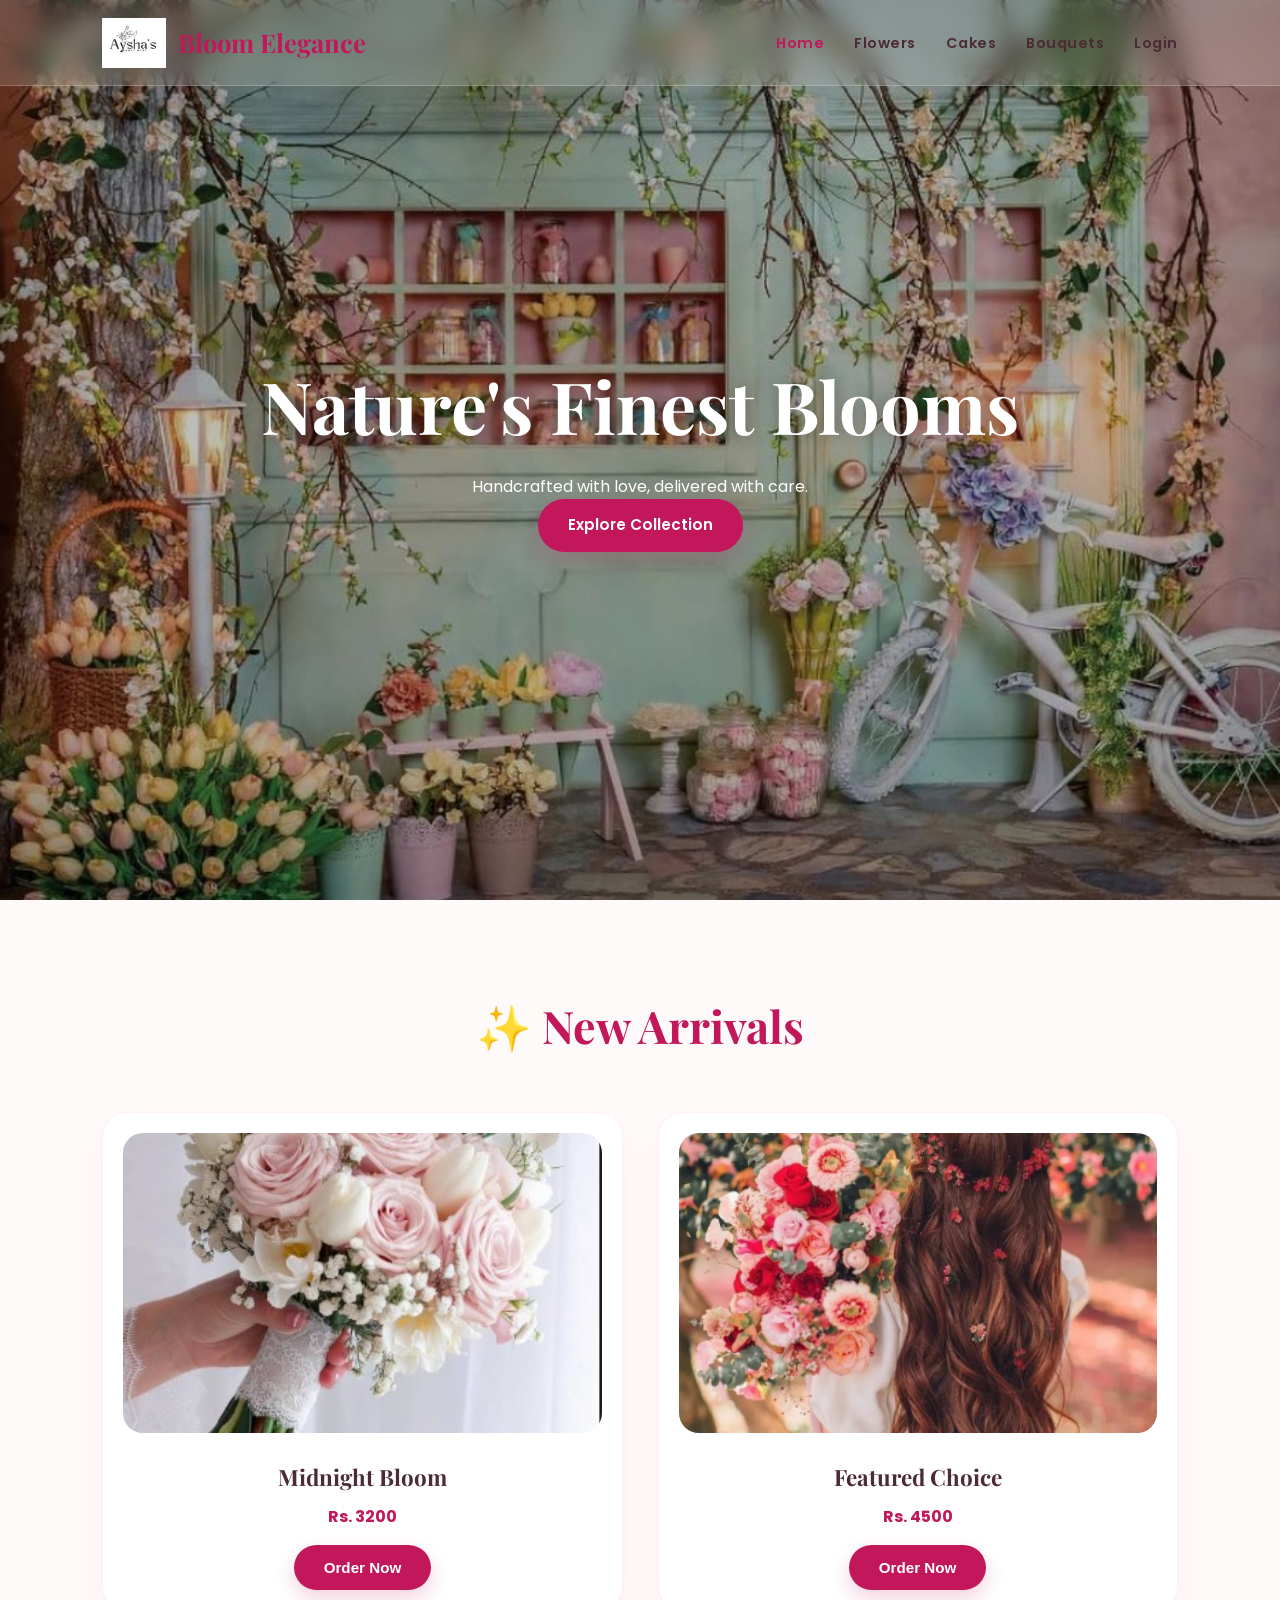
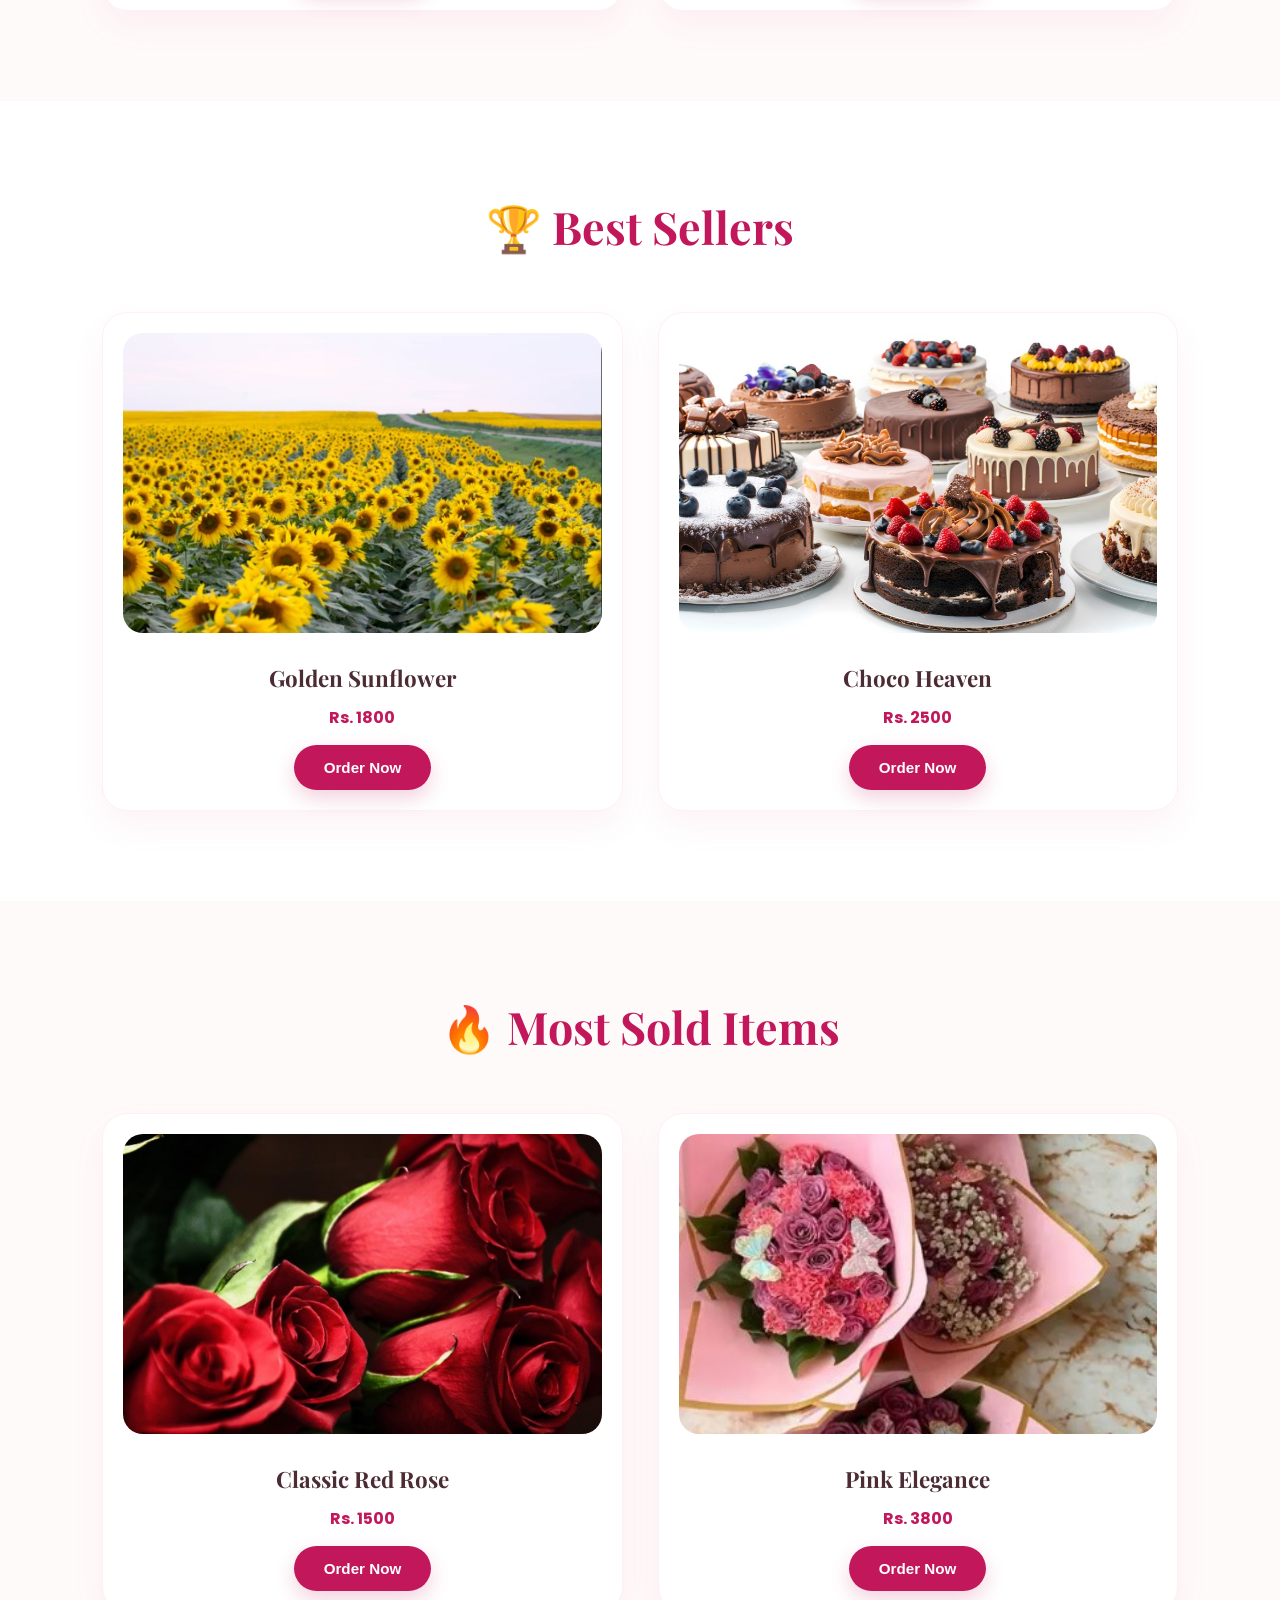
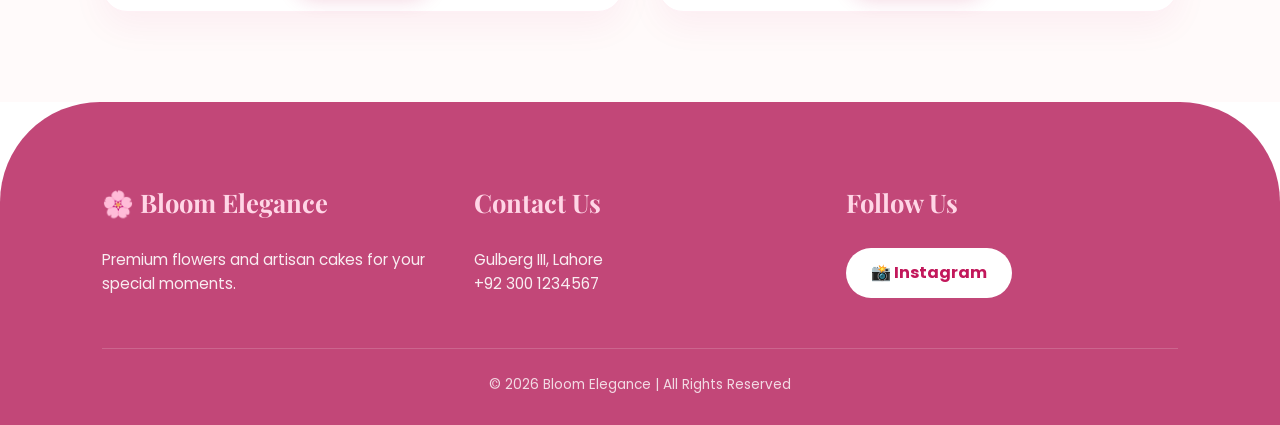
<file: index.html>
<!DOCTYPE html>
<html lang="en">
<head>
    <meta charset="UTF-8">
    <meta name="viewport" content="width=device-width, initial-scale=1.0">
    <title>Bloom Elegance | Premium Flowers & Cakes</title>
    <link rel="stylesheet" href="styles.css">
    <link rel="icon" type="image/png" href="images/logo.png">
    <link rel="stylesheet" href="https://cdnjs.cloudflare.com/ajax/libs/font-awesome/6.0.0/css/all.min.css">
</head>
<body>

    <header>
        <nav class="navbar">
            <div class="logo-container">
                <a href="index.html" class="brand-logo">
                    <img src="images/logo.png" alt="Logo">
                    <span>Bloom Elegance</span>
                </a>
            </div>
            <div class="menu-toggle" onclick="toggleMenu()">
                <span></span><span></span><span></span>
            </div>
            <ul class="nav-links" id="navLinks">
                <li><a href="index.html" class="active">Home</a></li>
                <li><a href="flowers.html">Flowers</a></li>
                <li><a href="cakes.html">Cakes</a></li>
                <li><a href="bouquets.html">Bouquets</a></li>
                <li><a href="login.html">Login</a></li>
            </ul>
        </nav>
    </header>

    <section class="hero-slider">
        <div class="slide active"><img src="images/hero1.jpg" alt="Hero 1"></div>
        <div class="slide"><img src="images/hero2.jpg" alt="Hero 2"></div>
        <div class="slide"><img src="images/hero3.jpg" alt="Hero 3"></div>
        <div class="hero-overlay">
            <h1>Nature's Finest Blooms</h1>
            <p>Handcrafted with love, delivered with care.</p>
            <a href="flowers.html" class="btn">Explore Collection</a>
        </div>
    </section>

    <section class="section bg-light">
        <div class="container">
            <h2 class="section-title">✨ New Arrivals</h2>
            <div class="gallery">
                <div class="card">
                    <img src="images/new1.jpg" alt="New">
                    <h3>Midnight Bloom</h3>
                    <p>Rs. 3200</p>
                    <button onclick="handleOrder('Midnight Bloom')" class="btn">Order Now</button>
                </div>
                <div class="card">
                    <img src="images/featured.png" alt="Featured">
                    <h3>Featured Choice</h3>
                    <p>Rs. 4500</p>
                    <button onclick="handleOrder('Featured Choice')" class="btn">Order Now</button>
                </div>
            </div>
        </div>
    </section>

    <section class="section bg-white">
        <div class="container">
            <h2 class="section-title">🏆 Best Sellers</h2>
            <div class="gallery">
                <div class="card">
                    <img src="images/sunflower.jpg" alt="Sunflower">
                    <h3>Golden Sunflower</h3>
                    <p>Rs. 1800</p>
                    <button onclick="handleOrder('Golden Sunflower')" class="btn">Order Now</button>
                </div>
                <div class="card">
                    <img src="images/cake1.jpg" alt="Cake">
                    <h3>Choco Heaven</h3>
                    <p>Rs. 2500</p>
                    <button onclick="handleOrder('Choco Heaven')" class="btn">Order Now</button>
                </div>
            </div>
        </div>
    </section>

    <section class="section bg-light">
        <div class="container">
            <h2 class="section-title">🔥 Most Sold Items</h2>
            <div class="gallery">
                <div class="card">
                    <img src="images/rose.jpg" alt="Rose">
                    <h3>Classic Red Rose</h3>
                    <p>Rs. 1500</p>
                    <button onclick="handleOrder('Red Rose')" class="btn">Order Now</button>
                </div>
                <div class="card">
                    <img src="images/bouquet2.jpg" alt="Bouquet">
                    <h3>Pink Elegance</h3>
                    <p>Rs. 3800</p>
                    <button onclick="handleOrder('Pink Elegance')" class="btn">Order Now</button>
                </div>
            </div>
        </div>
    </section>

    <footer>
        <div class="footer-content">
            <div class="footer-section">
                <h3>🌸 Bloom Elegance</h3>
                <p>Premium flowers and artisan cakes for your special moments.</p>
            </div>
            <div class="footer-section">
                <h3>Contact Us</h3>
                <p>Gulberg III, Lahore</p>
                <p>+92 300 1234567</p>
            </div>
            <div class="footer-section">
                <h3>Follow Us</h3>
                <div class="social-links">
                    <a href="#" class="instagram-btn">📸 Instagram</a>
                </div>
            </div>
        </div>
        <div class="footer-bottom">
            <p>© 2026 Bloom Elegance | All Rights Reserved</p>
        </div>
    </footer>

    <script src="script.js"></script>
</body>
</html>
</file>
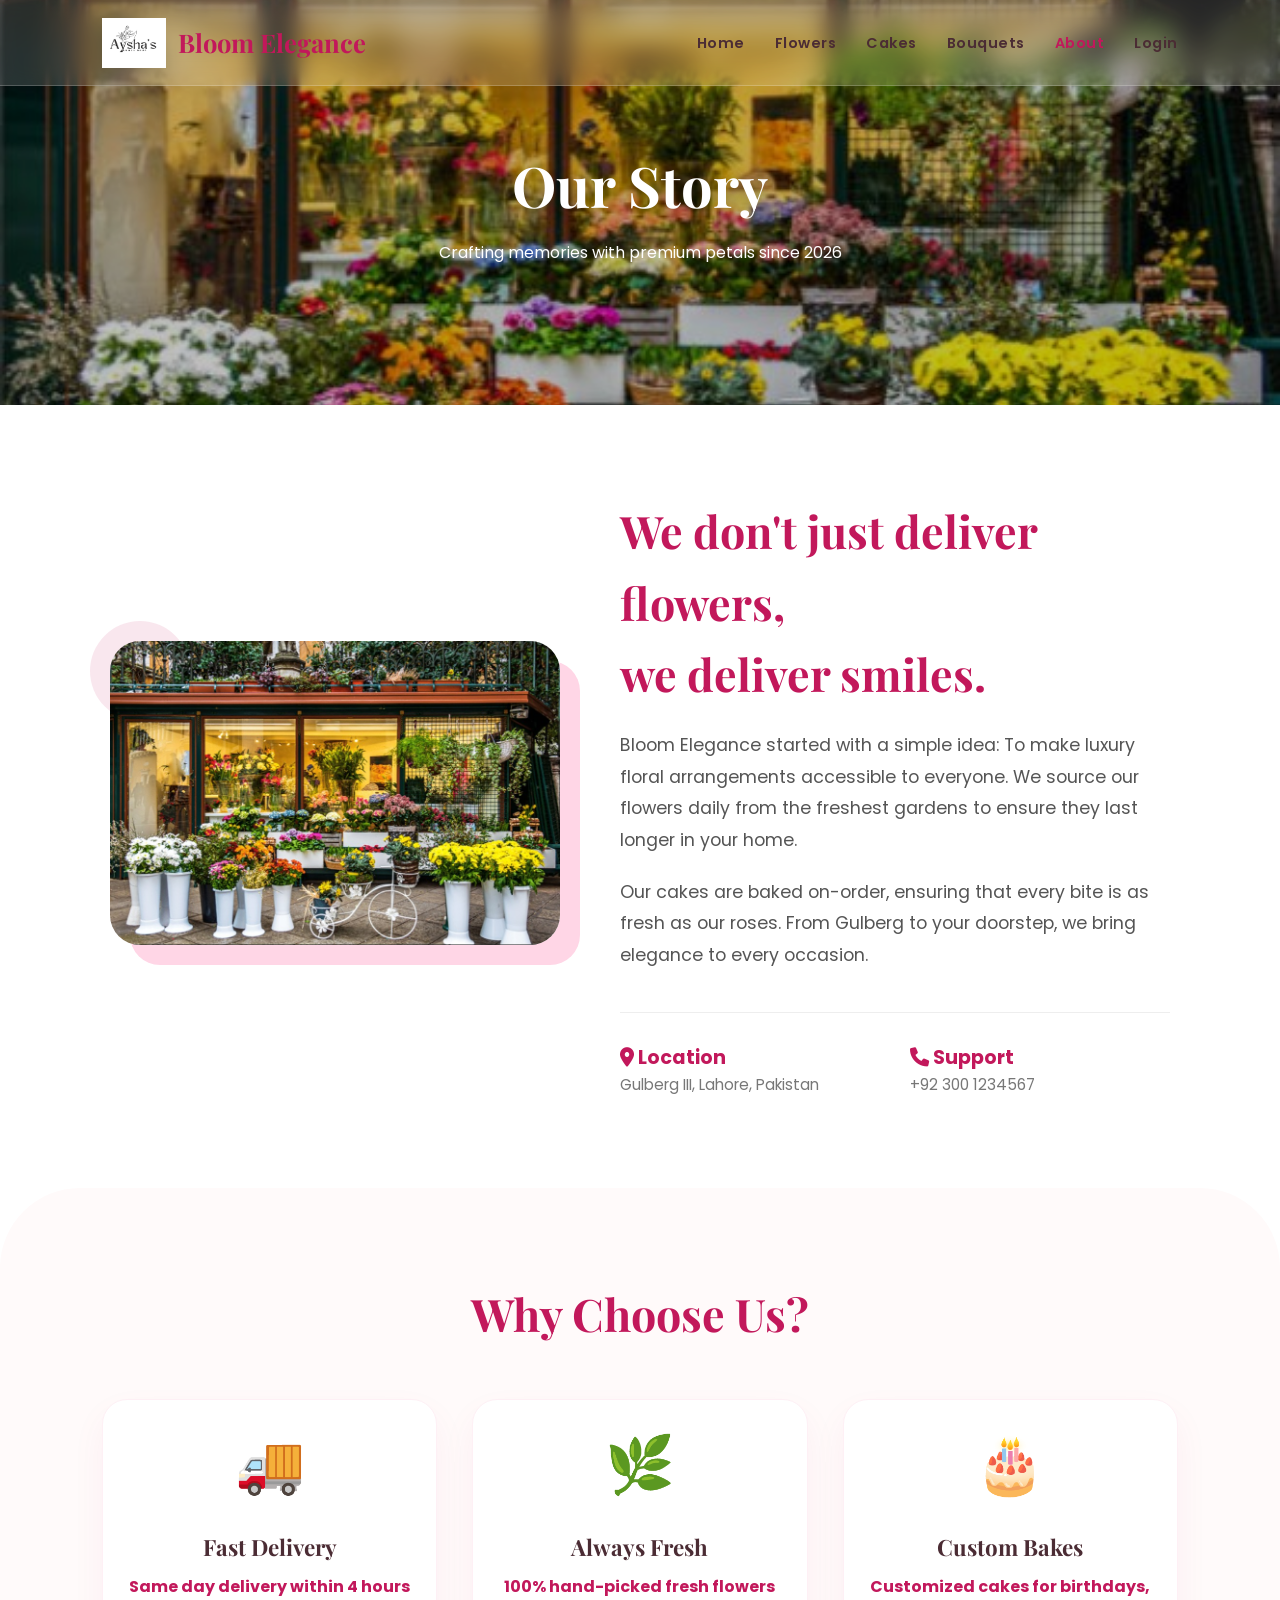
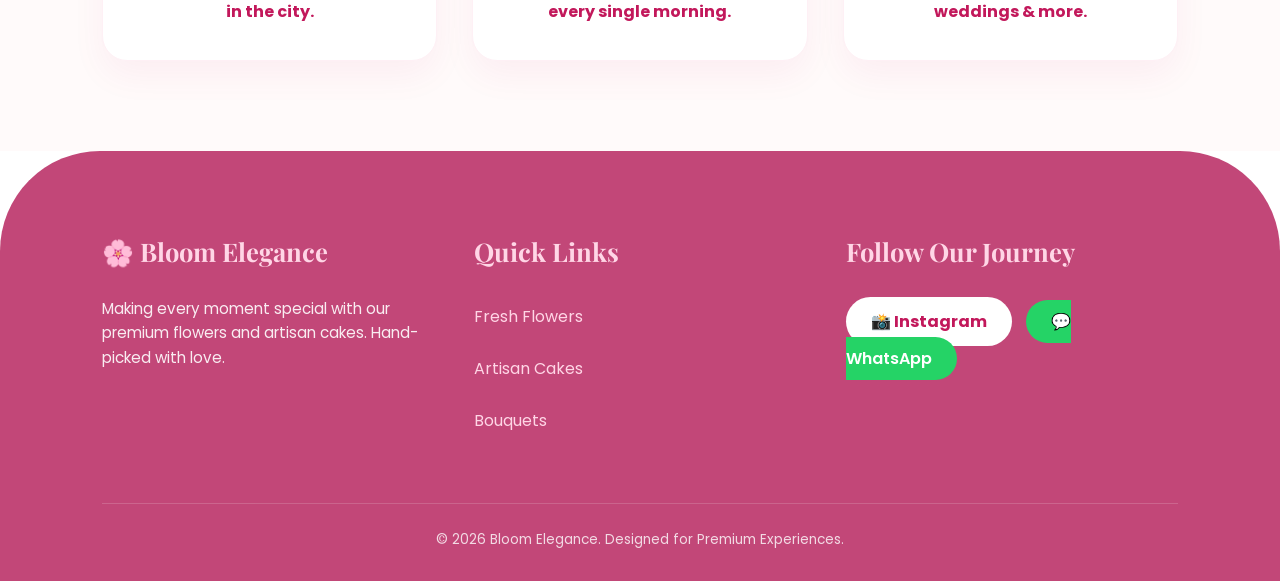
<file: about.html>
<!DOCTYPE html>
<html lang="en">
<head>
    <meta charset="UTF-8">
    <meta name="viewport" content="width=device-width, initial-scale=1.0">
    <title>About Us | Bloom Elegance Story</title>
    <link rel="stylesheet" href="styles.css">
    <link rel="stylesheet" href="https://cdnjs.cloudflare.com/ajax/libs/font-awesome/6.0.0/css/all.min.css">
</head>
<body>

    <header>
        <nav class="navbar">
            <div class="logo-container">
                <a href="index.html" class="brand-logo">
                    <img src="images/logo.png" alt="Logo">
                    <span>Bloom Elegance</span>
                </a>
            </div>
            <div class="menu-toggle" onclick="toggleMenu()">
                <span></span><span></span><span></span>
            </div>
            <ul class="nav-links" id="navLinks">
                <li><a href="index.html">Home</a></li>
                <li><a href="flowers.html">Flowers</a></li>
                <li><a href="cakes.html">Cakes</a></li>
                <li><a href="bouquets.html">Bouquets</a></li>
                <li><a href="about.html" class="active">About</a></li>
                <li><a href="login.html">Login</a></li>
            </ul>
        </nav>
    </header>

    <section class="hero-slider" style="height: 45vh;">
        <div class="slide active">
            <img src="images/hero2.jpg" alt="About Header">
        </div>
        <div class="hero-overlay">
            <h1 style="font-family: 'Playfair Display'; font-size: 3.5rem;">Our Story</h1>
            <p>Crafting memories with premium petals since 2026</p>
        </div>
    </section>

    <section class="section bg-white">
        <div class="container">
            <div style="display: flex; flex-wrap: wrap; gap: 60px; align-items: center; justify-content: center;">
                
                <div style="position: relative;">
                    <img src="images/author.jpg" alt="Our Founder" style="width: 100%; max-width: 450px; border-radius: 30px; box-shadow: 20px 20px 0px #ffd6e6; position: relative; z-index: 2;">
                    <div style="position: absolute; top: -20px; left: -20px; width: 100px; height: 100px; background: #c2185b; border-radius: 50%; opacity: 0.1; z-index: 1;"></div>
                </div>
                
                <div style="max-width: 550px; text-align: left;">
                    <h2 class="section-title" style="text-align: left; margin-bottom: 20px;">We don't just deliver flowers, <br><span style="color: #c2185b;">we deliver smiles.</span></h2>
                    <p style="font-size: 1.1rem; line-height: 1.8; color: #555;">Bloom Elegance started with a simple idea: To make luxury floral arrangements accessible to everyone. We source our flowers daily from the freshest gardens to ensure they last longer in your home.</p>
                    <p style="margin-top: 20px; font-size: 1.1rem; line-height: 1.8; color: #555;">Our cakes are baked on-order, ensuring that every bite is as fresh as our roses. From Gulberg to your doorstep, we bring elegance to every occasion.</p>
                    
                    <div style="margin-top: 40px; display: grid; grid-template-columns: 1fr 1fr; gap: 30px; border-top: 1px solid #eee; padding-top: 30px;">
                        <div>
                            <h4 style="color: #c2185b; font-size: 1.2rem;"><i class="fa-solid fa-location-dot"></i> Location</h4>
                            <p style="font-size: 0.95rem; color: #777;">Gulberg III, Lahore, Pakistan</p>
                        </div>
                        <div>
                            <h4 style="color: #c2185b; font-size: 1.2rem;"><i class="fa-solid fa-phone"></i> Support</h4>
                            <p style="font-size: 0.95rem; color: #777;">+92 300 1234567</p>
                        </div>
                    </div>
                </div>
            </div>
        </div>
    </section>

    <section class="section bg-light" style="border-radius: 80px 80px 0 0;">
        <div class="container">
            <h2 class="section-title">Why Choose Us?</h2>
            <div class="gallery">
                <div class="card">
                    <div style="font-size: 3.5rem; margin-bottom: 15px;">🚚</div>
                    <h3>Fast Delivery</h3>
                    <p>Same day delivery within 4 hours in the city.</p>
                </div>
                <div class="card">
                    <div style="font-size: 3.5rem; margin-bottom: 15px;">🌿</div>
                    <h3>Always Fresh</h3>
                    <p>100% hand-picked fresh flowers every single morning.</p>
                </div>
                <div class="card">
                    <div style="font-size: 3.5rem; margin-bottom: 15px;">🎂</div>
                    <h3>Custom Bakes</h3>
                    <p>Customized cakes for birthdays, weddings & more.</p>
                </div>
            </div>
        </div>
    </section>

    <footer>
        <div class="footer-content">
            <div class="footer-section">
                <h3>🌸 Bloom Elegance</h3>
                <p>Making every moment special with our premium flowers and artisan cakes. Hand-picked with love.</p>
            </div>
            
            <div class="footer-section">
                <h3>Quick Links</h3>
                <ul style="list-style: none; line-height: 2.5;">
                    <li><a href="flowers.html" style="color: #ffd6e6; text-decoration: none;">Fresh Flowers</a></li>
                    <li><a href="cakes.html" style="color: #ffd6e6; text-decoration: none;">Artisan Cakes</a></li>
                    <li><a href="bouquets.html" style="color: #ffd6e6; text-decoration: none;">Bouquets</a></li>
                </ul>
            </div>

            <div class="footer-section">
                <h3>Follow Our Journey</h3>
                <div class="social-links" style="justify-content: flex-start; margin-top: 15px;">
                    <a href="#" target="_blank" class="instagram-btn">
                        📸 Instagram
                    </a>
                    <a href="#" target="_blank" style="background: #25D366; color: white; padding: 10px 25px; border-radius: 30px; text-decoration: none; font-weight: 600; margin-left: 10px;">
                        💬 WhatsApp
                    </a>
                </div>
            </div>
        </div>

        <div class="footer-bottom">
            <p>© 2026 Bloom Elegance. Designed for Premium Experiences.</p>
        </div>
    </footer>

    <script src="script.js"></script>
</body>
</html>
</file>
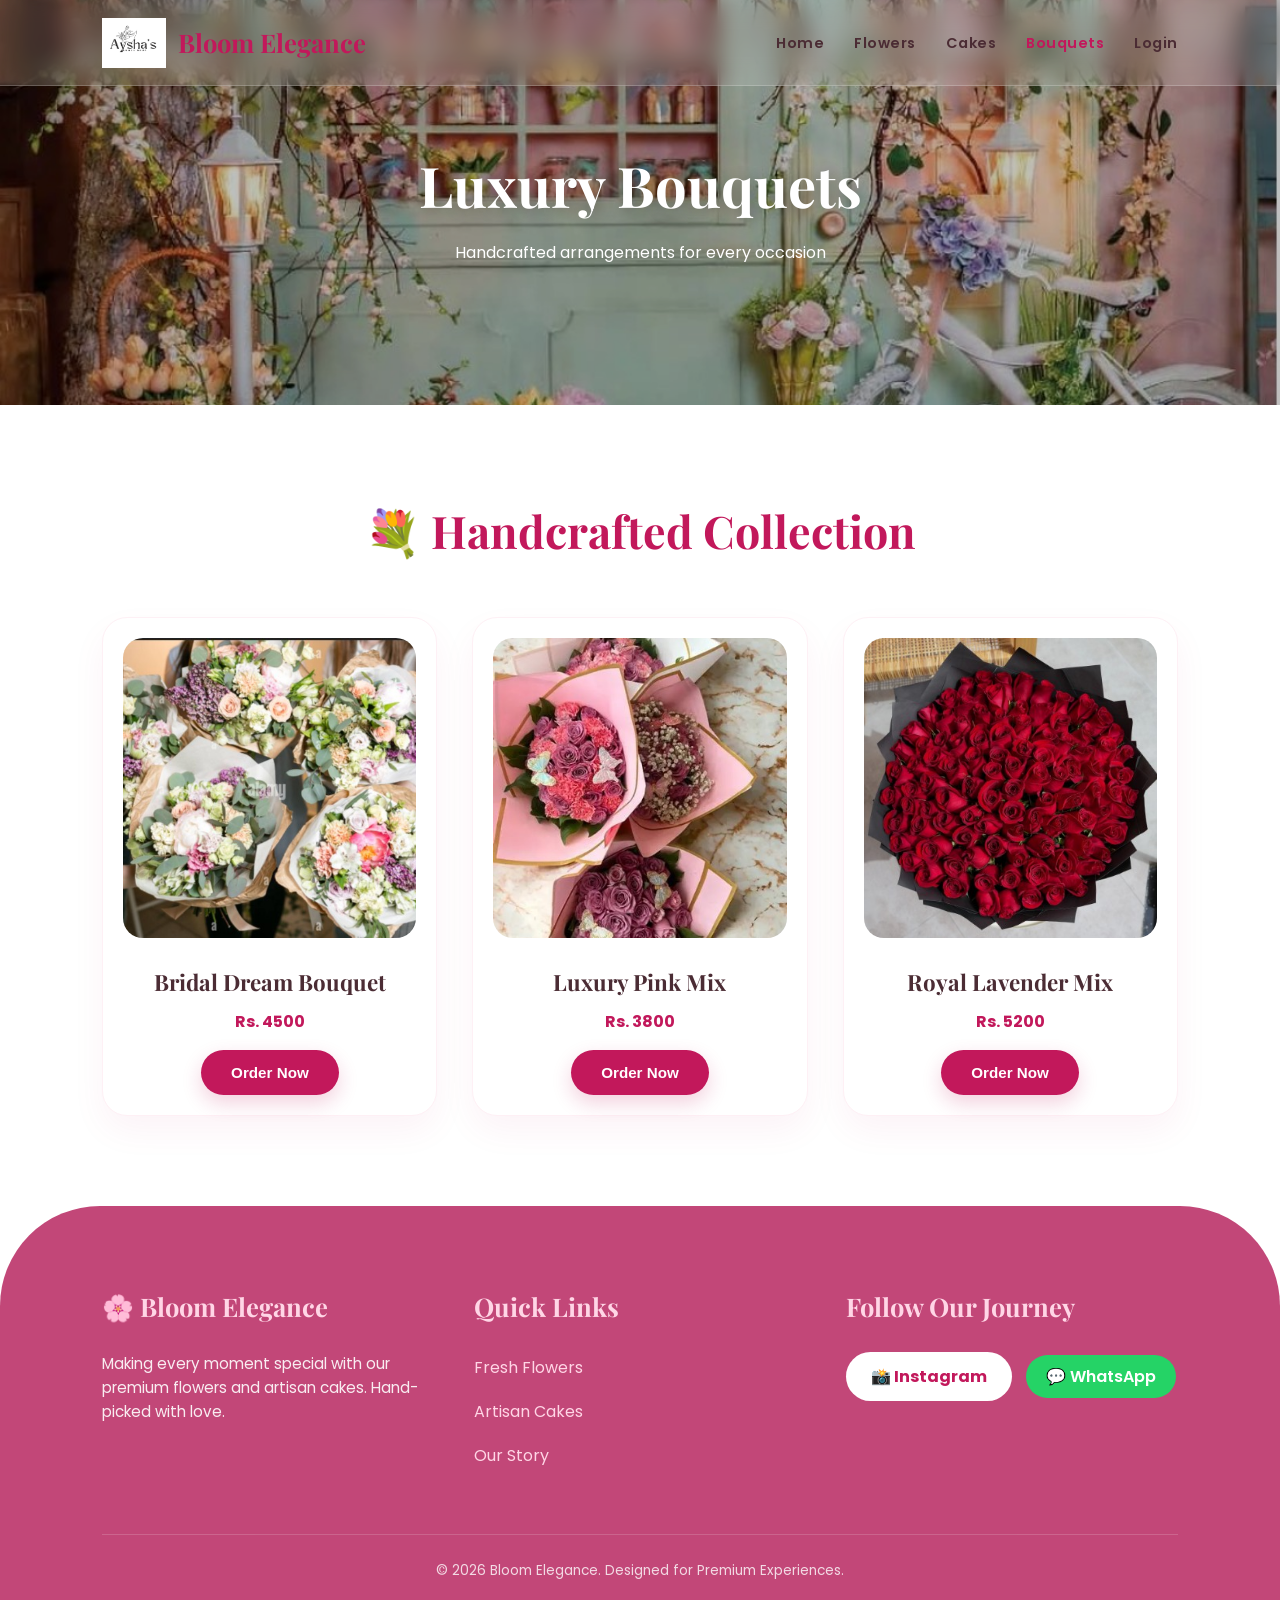
<file: bouquets.html>
<!DOCTYPE html>
<html lang="en">
<head>
    <meta charset="UTF-8">
    <meta name="viewport" content="width=device-width, initial-scale=1.0">
    <title>Premium Bouquets | Bloom Elegance</title>
    <link rel="stylesheet" href="styles.css">
    <link rel="stylesheet" href="https://cdnjs.cloudflare.com/ajax/libs/font-awesome/6.0.0/css/all.min.css">
</head>
<body>

    <header>
        <nav class="navbar">
            <div class="logo-container">
                <a href="index.html" class="brand-logo">
                    <img src="images/logo.png" alt="Logo">
                    <span>Bloom Elegance</span>
                </a>
            </div>
            <div class="menu-toggle" onclick="toggleMenu()">
                <span></span><span></span><span></span>
            </div>
            <ul class="nav-links" id="navLinks">
                <li><a href="index.html">Home</a></li>
                <li><a href="flowers.html">Flowers</a></li>
                <li><a href="cakes.html">Cakes</a></li>
                <li><a href="bouquets.html" class="active">Bouquets</a></li>
                <li><a href="login.html">Login</a></li>
            </ul>
        </nav>
    </header>

    <section class="hero-slider" style="height: 45vh;">
        <div class="slide active">
            <img src="images/hero1.jpg" alt="Bouquets Header">
        </div>
        <div class="hero-overlay">
            <h1 style="font-family: 'Playfair Display'; font-size: 3.5rem;">Luxury Bouquets</h1>
            <p>Handcrafted arrangements for every occasion</p>
        </div>
    </section>

    <section class="section bg-white">
        <div class="container">
            <h2 class="section-title">💐 Handcrafted Collection</h2>
            <div class="gallery">
                <div class="card">
                    <img src="images/bouquet1.jpg" alt="Bridal">
                    <h3>Bridal Dream Bouquet</h3>
                    <p>Rs. 4500</p>
                    <button onclick="handleOrder('Bridal Bouquet')" class="btn">Order Now</button>
                </div>
                <div class="card">
                    <img src="images/bouquet2.jpg" alt="Luxury">
                    <h3>Luxury Pink Mix</h3>
                    <p>Rs. 3800</p>
                    <button onclick="handleOrder('Luxury Pink Mix')" class="btn">Order Now</button>
                </div>
                <div class="card">
                    <img src="images/bouquet3.jpg" alt="Royal">
                    <h3>Royal Lavender Mix</h3>
                    <p>Rs. 5200</p>
                    <button onclick="handleOrder('Royal Lavender Mix')" class="btn">Order Now</button>
                </div>
            </div>
        </div>
    </section>

    <footer>
        <div class="footer-content">
            <div class="footer-section">
                <h3>🌸 Bloom Elegance</h3>
                <p>Making every moment special with our premium flowers and artisan cakes. Hand-picked with love.</p>
            </div>
            
            <div class="footer-section">
                <h3>Quick Links</h3>
                <ul style="list-style: none; line-height: 2;">
                    <li><a href="flowers.html" style="color: #ffd6e6; text-decoration: none;">Fresh Flowers</a></li>
                    <li><a href="cakes.html" style="color: #ffd6e6; text-decoration: none;">Artisan Cakes</a></li>
                    <li><a href="about.html" style="color: #ffd6e6; text-decoration: none;">Our Story</a></li>
                </ul>
            </div>

            <div class="footer-section">
                <h3>Follow Our Journey</h3>
                <div class="social-links" style="justify-content: flex-start; margin-top: 15px;">
                    <a href="https://instagram.com/YourUsername" target="_blank" class="instagram-btn">
                        📸 Instagram
                    </a>
                    <a href="https://wa.me/923001234567" target="_blank" style="background: #25D366; color: white; padding: 10px 20px; border-radius: 30px; text-decoration: none; font-weight: 600; margin-left: 10px;">
                        💬 WhatsApp
                    </a>
                </div>
            </div>
        </div>

        <div class="footer-bottom">
            <p>© 2026 Bloom Elegance. Designed for Premium Experiences.</p>
        </div>
    </footer>

    <script src="script.js"></script>
</body>
</html>
</file>
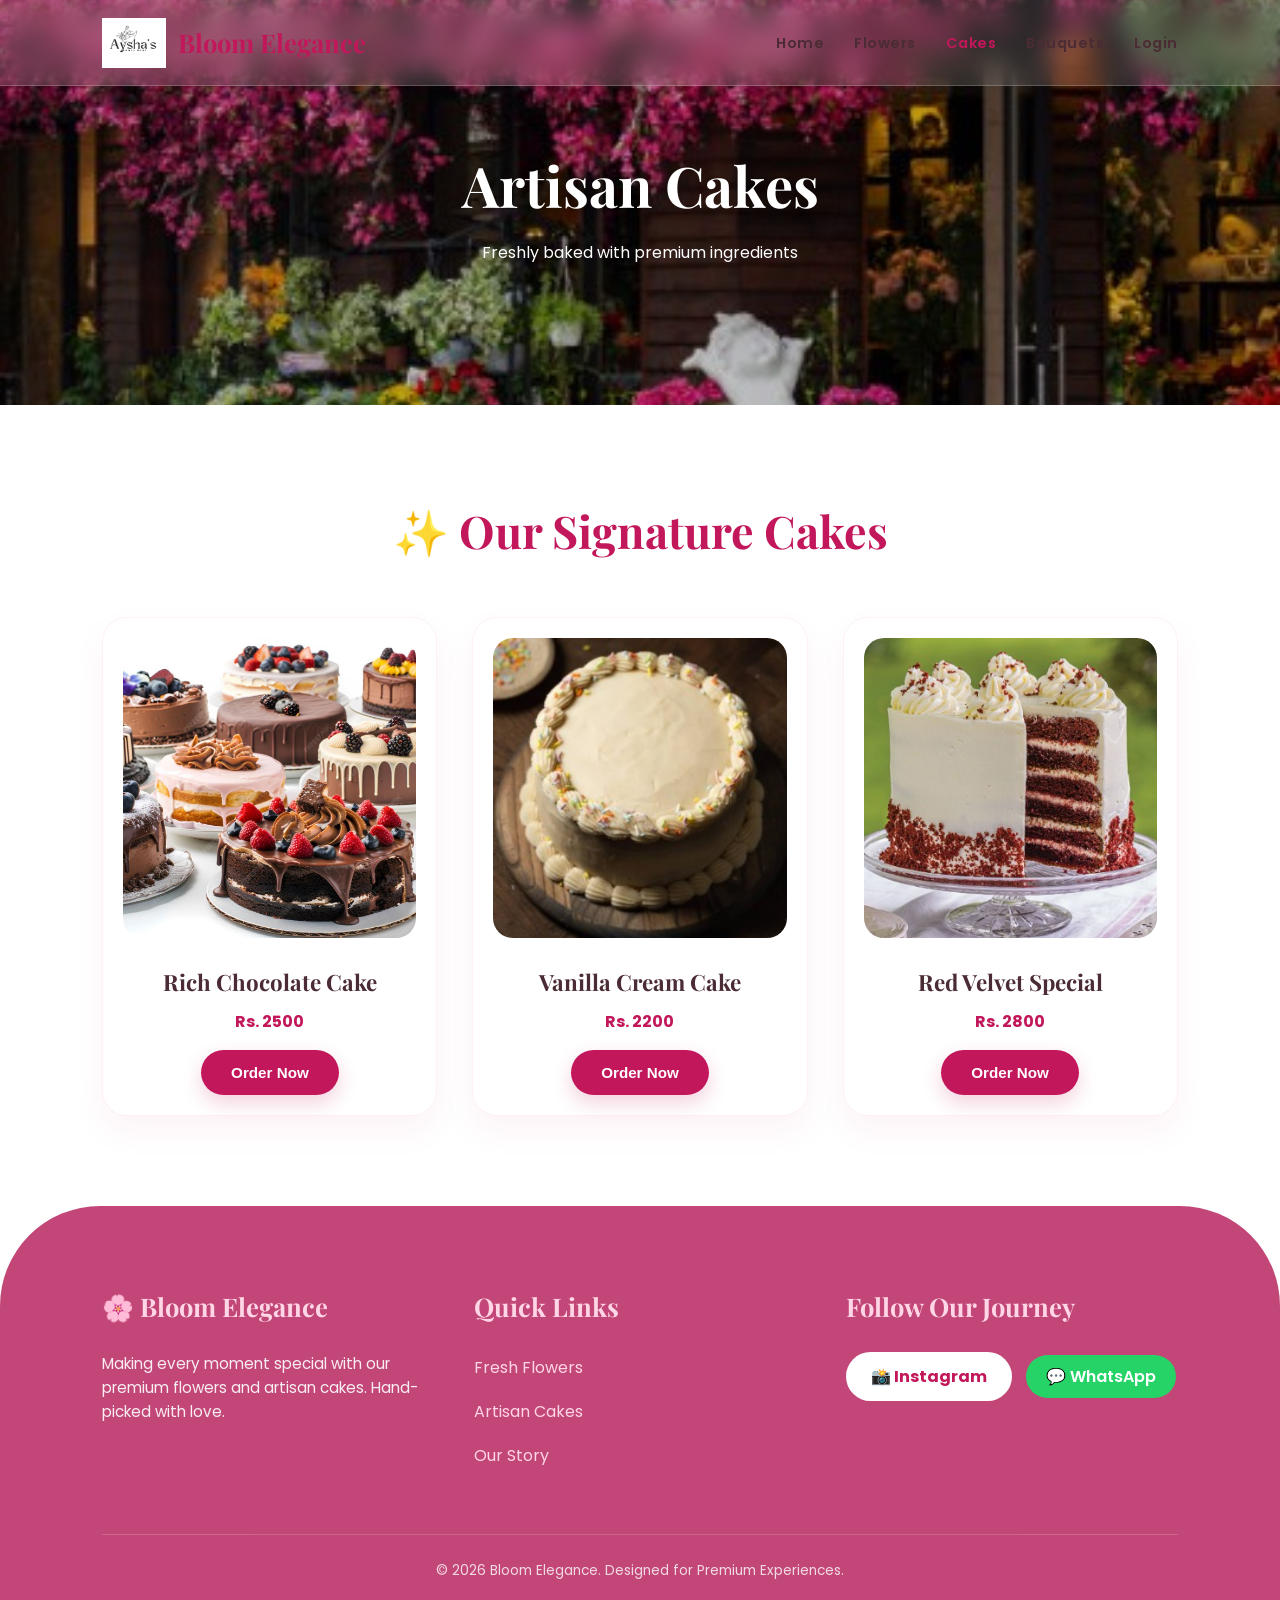
<file: cakes.html>
<!DOCTYPE html>
<html lang="en">
<head>
    <meta charset="UTF-8">
    <meta name="viewport" content="width=device-width, initial-scale=1.0">
    <title>Fresh Cakes | Bloom Elegance</title>
    <link rel="stylesheet" href="styles.css">
    <link rel="stylesheet" href="https://cdnjs.cloudflare.com/ajax/libs/font-awesome/6.0.0/css/all.min.css">
</head>
<body>

    <header>
        <nav class="navbar">
            <div class="logo-container">
                <a href="index.html" class="brand-logo">
                    <img src="images/logo.png" alt="Logo">
                    <span>Bloom Elegance</span>
                </a>
            </div>
            <div class="menu-toggle" onclick="toggleMenu()">
                <span></span><span></span><span></span>
            </div>
            <ul class="nav-links" id="navLinks">
                <li><a href="index.html">Home</a></li>
                <li><a href="flowers.html">Flowers</a></li>
                <li><a href="cakes.html" class="active">Cakes</a></li>
                <li><a href="bouquets.html">Bouquets</a></li>
                <li><a href="login.html">Login</a></li>
            </ul>
        </nav>
    </header>

    <section class="hero-slider" style="height: 45vh;">
        <div class="slide active">
            <img src="images/hero3.jpg" alt="Cakes Header">
        </div>
        <div class="hero-overlay">
            <h1 style="font-family: 'Playfair Display'; font-size: 3.5rem;">Artisan Cakes</h1>
            <p>Freshly baked with premium ingredients</p>
        </div>
    </section>

    <section class="section bg-white">
        <div class="container">
            <h2 class="section-title">✨ Our Signature Cakes</h2>
            <div class="gallery">
                <div class="card">
                    <img src="images/cake1.jpg" alt="Chocolate">
                    <h3>Rich Chocolate Cake</h3>
                    <p>Rs. 2500</p>
                    <button onclick="handleOrder('Chocolate Cake')" class="btn">Order Now</button>
                </div>
                <div class="card">
                    <img src="images/cake2.jpg" alt="Vanilla">
                    <h3>Vanilla Cream Cake</h3>
                    <p>Rs. 2200</p>
                    <button onclick="handleOrder('Vanilla Cake')" class="btn">Order Now</button>
                </div>
                <div class="card">
                    <img src="images/cake3.jpg" alt="Special">
                    <h3>Red Velvet Special</h3>
                    <p>Rs. 2800</p>
                    <button onclick="handleOrder('Red Velvet')" class="btn">Order Now</button>
                </div>
            </div>
        </div>
    </section>

    <footer>
        <div class="footer-content">
            <div class="footer-section">
                <h3>🌸 Bloom Elegance</h3>
                <p>Making every moment special with our premium flowers and artisan cakes. Hand-picked with love.</p>
            </div>
            
            <div class="footer-section">
                <h3>Quick Links</h3>
                <ul style="list-style: none; line-height: 2;">
                    <li><a href="flowers.html" style="color: #ffd6e6; text-decoration: none;">Fresh Flowers</a></li>
                    <li><a href="cakes.html" style="color: #ffd6e6; text-decoration: none;">Artisan Cakes</a></li>
                    <li><a href="about.html" style="color: #ffd6e6; text-decoration: none;">Our Story</a></li>
                </ul>
            </div>

            <div class="footer-section">
                <h3>Follow Our Journey</h3>
                <div class="social-links" style="justify-content: flex-start; margin-top: 15px;">
                    <a href="https://instagram.com/YourUsername" target="_blank" class="instagram-btn">
                        📸 Instagram
                    </a>
                    <a href="https://wa.me/923001234567" target="_blank" style="background: #25D366; color: white; padding: 10px 20px; border-radius: 30px; text-decoration: none; font-weight: 600; margin-left: 10px;">
                        💬 WhatsApp
                    </a>
                </div>
            </div>
        </div>

        <div class="footer-bottom">
            <p>© 2026 Bloom Elegance. Designed for Premium Experiences.</p>
        </div>
    </footer>

    <script src="script.js"></script>
</body>
</html>
</file>
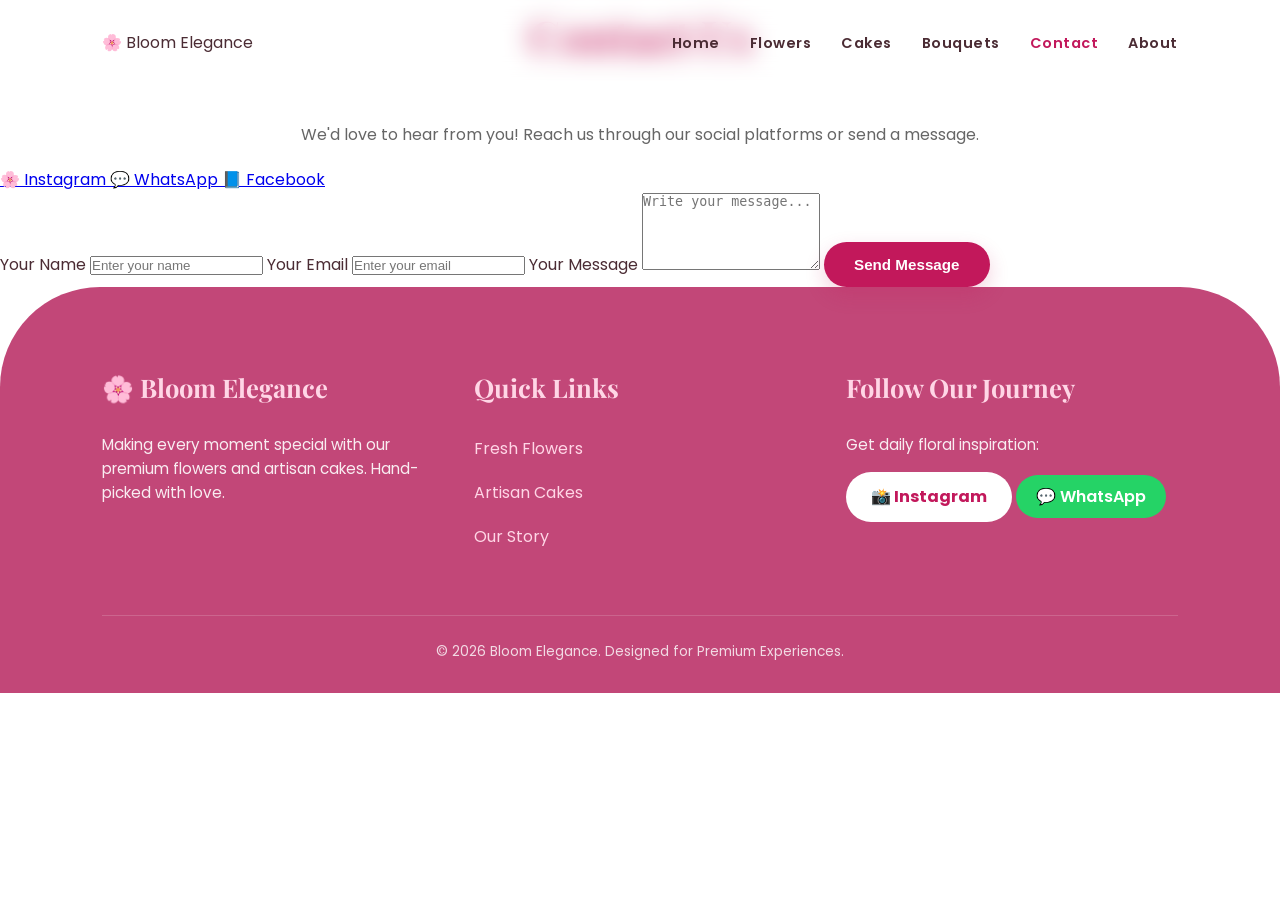
<file: contact.html>
<!DOCTYPE html>
<html lang="en">
<head>
    <meta charset="UTF-8">
    <meta name="viewport" content="width=device-width, initial-scale=1.0">
    <title>Contact Us - Bloom Elegance</title>
    <link rel="stylesheet" href="styles.css">
</head>

<body>

<!-- NAVBAR -->
<header>
    <nav class="navbar">
        <div class="logo">🌸 Bloom Elegance</div>
        <ul class="nav-links">
            <li><a href="index.html">Home</a></li>
            <li><a href="flowers.html">Flowers</a></li>
            <li><a href="cakes.html">Cakes</a></li>
            <li><a href="bouquets.html">Bouquets</a></li>
            <li><a class="active" href="contact.html">Contact</a></li>
            <li><a href="about.html">About</a></li>
        </ul>
    </nav>
</header>

<!-- CONTACT SECTION -->
<section class="contact-section">

    <h2 class="section-title">Contact Us</h2>
    <p style="text-align:center; margin-bottom:20px; color:#666;">
        We'd love to hear from you! Reach us through our social platforms or send a message.
    </p>

    <!-- SOCIAL LINKS -->
    <div class="social-box">

        <a class="social-btn insta" href="https://instagram.com" target="_blank">
            🌸 Instagram
        </a>

        <a class="social-btn whatsapp" href="https://wa.me/923000000000" target="_blank">
            💬 WhatsApp
        </a>

        <a class="social-btn fb" href="https://facebook.com" target="_blank">
            📘 Facebook
        </a>

    </div>

    <!-- CONTACT FORM -->
    <form class="form-box" id="contactForm">

        <label>Your Name</label>
        <input type="text" id="cName" required placeholder="Enter your name">

        <label>Your Email</label>
        <input type="email" id="cEmail" required placeholder="Enter your email">

        <label>Your Message</label>
        <textarea id="cMsg" rows="5" required placeholder="Write your message..."></textarea>

        <button class="btn" type="submit">Send Message</button>
    </form>

</section>

<!-- FOOTER -->
<footer>
    <div class="footer-content">
        <div class="footer-section">
            <h3>🌸 Bloom Elegance</h3>
            <p>Making every moment special with our premium flowers and artisan cakes. Hand-picked with love.</p>
        </div>
        
        <div class="footer-section">
            <h3>Quick Links</h3>
            <ul style="list-style: none; line-height: 2;">
                <li><a href="flowers.html" style="color: #ffd6e6; text-decoration: none;">Fresh Flowers</a></li>
                <li><a href="cakes.html" style="color: #ffd6e6; text-decoration: none;">Artisan Cakes</a></li>
                <li><a href="about.html" style="color: #ffd6e6; text-decoration: none;">Our Story</a></li>
            </ul>
        </div>

        <div class="footer-section">
            <h3>Follow Our Journey</h3>
            <p>Get daily floral inspiration:</p>
            <div class="social-links" style="justify-content: flex-start; margin-top: 15px;">
                <a href="https://instagram.com/YourUsername" target="_blank" class="instagram-btn">
                    📸 Instagram
                </a>
                <a href="https://wa.me/923001234567" target="_blank" style="background: #25D366; color: white; padding: 10px 20px; border-radius: 30px; text-decoration: none; font-weight: 600;">
                    💬 WhatsApp
                </a>
            </div>
        </div>
    </div>

    <div class="footer-bottom">
        <p>© 2026 Bloom Elegance. Designed for Premium Experiences.</p>
    </div>
</footer>
<script>
document.getElementById("contactForm").addEventListener("submit", function(e){
    e.preventDefault();
    alert("✨ Your message has been sent!");
    document.getElementById("contactForm").reset();
});
</script>

</body>
</html>
</file>
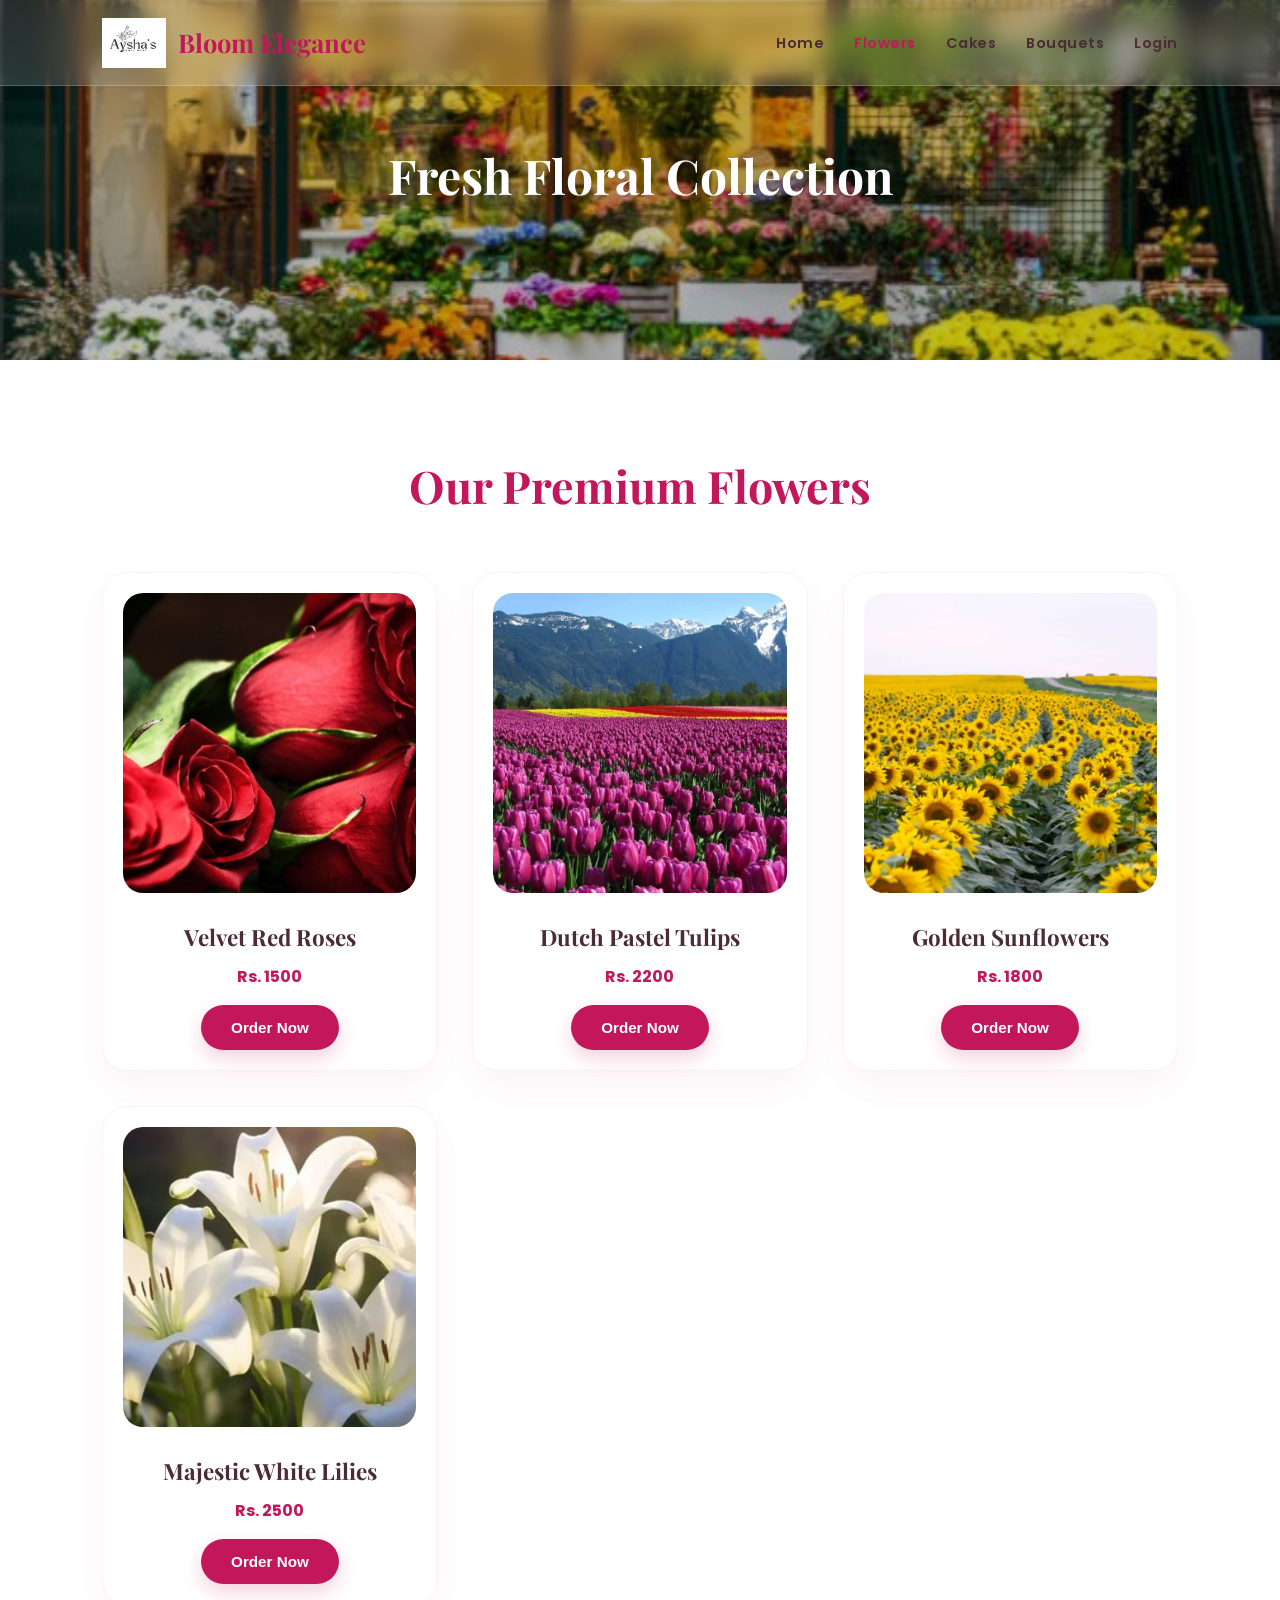
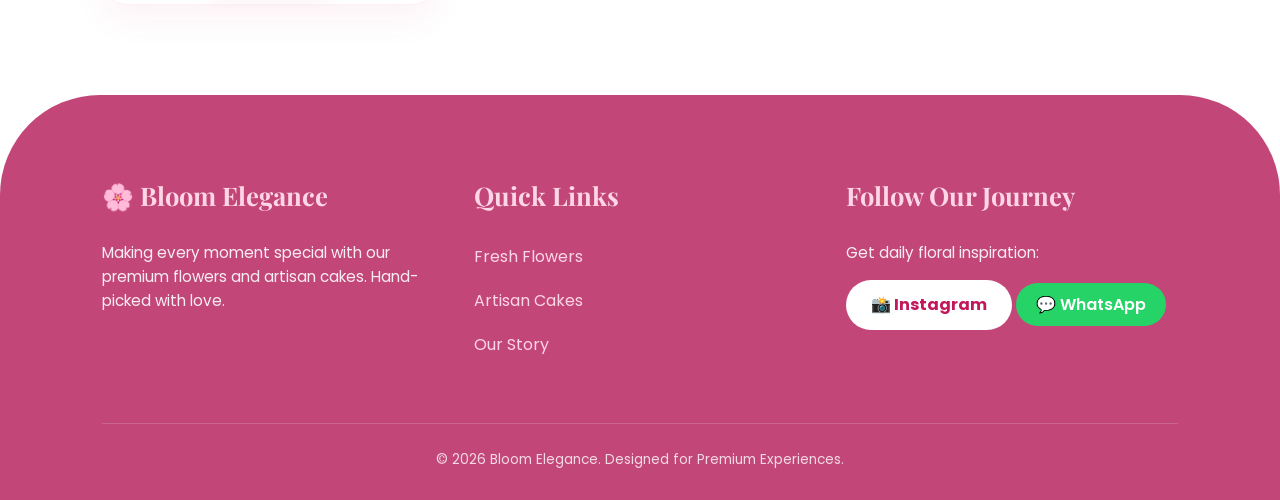
<file: flowers.html>
<!DOCTYPE html>
<html lang="en">
<head>
    <meta charset="UTF-8">
    <meta name="viewport" content="width=device-width, initial-scale=1.0">
    <title>Flowers Catalog | Bloom Elegance</title>
    <link rel="stylesheet" href="styles.css">
    <link rel="stylesheet" href="https://cdnjs.cloudflare.com/ajax/libs/font-awesome/6.0.0/css/all.min.css">
</head>
<body>

    <header>
        <nav class="navbar">
            <div class="logo-container">
                <a href="index.html" class="brand-logo">
                    <img src="images/logo.png" alt="Logo">
                    <span>Bloom Elegance</span>
                </a>
            </div>
            <ul class="nav-links">
                <li><a href="index.html">Home</a></li>
                <li><a href="flowers.html" class="active">Flowers</a></li>
                <li><a href="cakes.html">Cakes</a></li>
                <li><a href="bouquets.html">Bouquets</a></li>
                <li><a href="login.html">Login</a></li>
            </ul>
        </nav>
    </header>

    <section class="hero-slider" style="height: 40vh;">
        <div class="slide active"><img src="images/hero2.jpg" alt="Flowers Header"></div>
        <div class="hero-overlay">
            <h1 style="font-size: 3rem;">Fresh Floral Collection</h1>
        </div>
    </section>

    <section class="section bg-white">
        <div class="container">
            <h2 class="section-title">Our Premium Flowers</h2>
            <div class="gallery">
                <div class="card">
                    <img src="images/rose.jpg" alt="Rose">
                    <h3>Velvet Red Roses</h3>
                    <p>Rs. 1500</p>
                    <button onclick="handleOrder('Red Roses')" class="btn">Order Now</button>
                </div>
                <div class="card">
                    <img src="images/tulip.jpg" alt="Tulip">
                    <h3>Dutch Pastel Tulips</h3>
                    <p>Rs. 2200</p>
                    <button onclick="handleOrder('Pastel Tulips')" class="btn">Order Now</button>
                </div>
                <div class="card">
                    <img src="images/sunflower.jpg" alt="Sunflower">
                    <h3>Golden Sunflowers</h3>
                    <p>Rs. 1800</p>
                    <button onclick="handleOrder('Sunflowers')" class="btn">Order Now</button>
                </div>
                <div class="card">
                    <img src="images/lily.jpg" alt="Lily">
                    <h3>Majestic White Lilies</h3>
                    <p>Rs. 2500</p>
                    <button onclick="handleOrder('White Lilies')" class="btn">Order Now</button>
                </div>
            </div>
        </div>
    </section>
<!-- FOOTER -->
<footer>
    <div class="footer-content">
        <div class="footer-section">
            <h3>🌸 Bloom Elegance</h3>
            <p>Making every moment special with our premium flowers and artisan cakes. Hand-picked with love.</p>
        </div>
        
        <div class="footer-section">
            <h3>Quick Links</h3>
            <ul style="list-style: none; line-height: 2;">
                <li><a href="flowers.html" style="color: #ffd6e6; text-decoration: none;">Fresh Flowers</a></li>
                <li><a href="cakes.html" style="color: #ffd6e6; text-decoration: none;">Artisan Cakes</a></li>
                <li><a href="about.html" style="color: #ffd6e6; text-decoration: none;">Our Story</a></li>
            </ul>
        </div>

        <div class="footer-section">
            <h3>Follow Our Journey</h3>
            <p>Get daily floral inspiration:</p>
            <div class="social-links" style="justify-content: flex-start; margin-top: 15px;">
                <a href="https://instagram.com/YourUsername" target="_blank" class="instagram-btn">
                    📸 Instagram
                </a>
                <a href="https://wa.me/923001234567" target="_blank" style="background: #25D366; color: white; padding: 10px 20px; border-radius: 30px; text-decoration: none; font-weight: 600;">
                    💬 WhatsApp
                </a>
            </div>
        </div>
    </div>

    <div class="footer-bottom">
        <p>© 2026 Bloom Elegance. Designed for Premium Experiences.</p>
    </div>
</footer>
    <script src="script.js"></script>
</body>
</html>
</file>
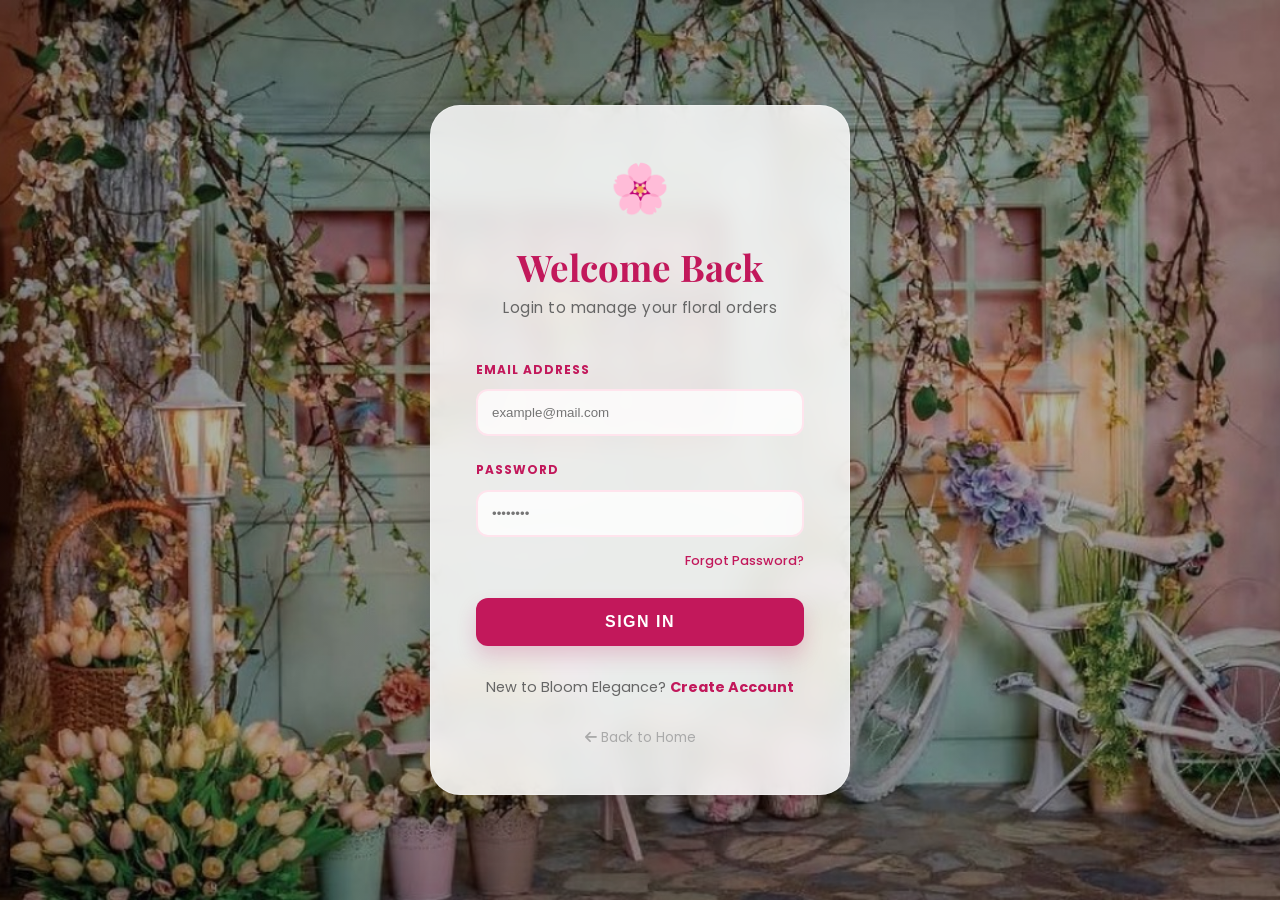
<file: login.html>
<!DOCTYPE html>
<html lang="en">
<head>
    <meta charset="UTF-8">
    <meta name="viewport" content="width=device-width, initial-scale=1.0">
    <title>Login | Bloom Elegance</title>
    <link rel="stylesheet" href="styles.css">
    <link rel="stylesheet" href="https://cdnjs.cloudflare.com/ajax/libs/font-awesome/6.0.0/css/all.min.css">
</head>
<body style="background: linear-gradient(rgba(0,0,0,0.3), rgba(0,0,0,0.3)), url('images/hero1.jpg') center/cover no-repeat; min-height: 100vh; display: flex; align-items: center; justify-content: center; font-family: 'Poppins', sans-serif;">

    <div class="form-box" style="margin: 0; backdrop-filter: blur(12px); background: rgba(255, 255, 255, 0.85); border-radius: 30px; padding: 45px; width: 100%; max-width: 420px; box-shadow: 0 20px 50px rgba(0,0,0,0.2); border: 1px solid rgba(255,255,255,0.3);">
        
        <div style="text-align: center; margin-bottom: 35px;">
            <div style="font-size: 3rem; margin-bottom: 10px;">🌸</div>
            <h2 style="color: #c2185b; font-family: 'Playfair Display', serif; font-size: 2.3rem; font-weight: 700;">Welcome Back</h2>
            <p style="font-size: 0.95rem; color: #666; letter-spacing: 0.5px;">Login to manage your floral orders</p>
        </div>

        <form id="loginForm">
            <div class="input-group" style="margin-bottom: 20px;">
                <label style="font-size: 0.75rem; font-weight: 700; color: #c2185b; letter-spacing: 1px; text-transform: uppercase;">Email Address</label>
                <input type="email" placeholder="example@mail.com" required style="width: 100%; padding: 14px; border: 2px solid #ffe4ed; border-radius: 12px; margin-top: 8px; box-sizing: border-box; background: rgba(255,255,255,0.8); outline: none; transition: 0.3s;">
            </div>
            
            <div class="input-group" style="margin-bottom: 10px;">
                <label style="font-size: 0.75rem; font-weight: 700; color: #c2185b; letter-spacing: 1px; text-transform: uppercase;">Password</label>
                <input type="password" placeholder="••••••••" required style="width: 100%; padding: 14px; border: 2px solid #ffe4ed; border-radius: 12px; margin-top: 8px; box-sizing: border-box; background: rgba(255,255,255,0.8); outline: none; transition: 0.3s;">
            </div>

            <div style="text-align: right; margin-bottom: 25px;">
                <a href="#" style="font-size: 0.8rem; color: #c2185b; text-decoration: none; font-weight: 500;">Forgot Password?</a>
            </div>

            <button type="submit" class="btn" style="width: 100%; font-size: 1rem; letter-spacing: 1.5px; padding: 15px; background: #c2185b; color: white; border: none; border-radius: 12px; cursor: pointer; font-weight: 600; box-shadow: 0 10px 20px rgba(194, 24, 91, 0.2); transition: 0.4s;">
                SIGN IN
            </button>
        </form>

        <div style="text-align: center; margin-top: 30px; font-size: 0.9rem;">
            <span style="color: #666;">New to Bloom Elegance? </span>
            <a href="register.html" style="color: #c2185b; font-weight: 700; text-decoration: none;">Create Account</a>
        </div>
        
        <div style="text-align: center; margin-top: 25px;">
            <a href="index.html" style="text-decoration: none; font-size: 0.85rem; color: #aaa; transition: 0.3s;">
                <i class="fa-solid fa-arrow-left"></i> Back to Home
            </a>
        </div>
    </div>

    <script src="script.js"></script>
</body>
</html>
</file>
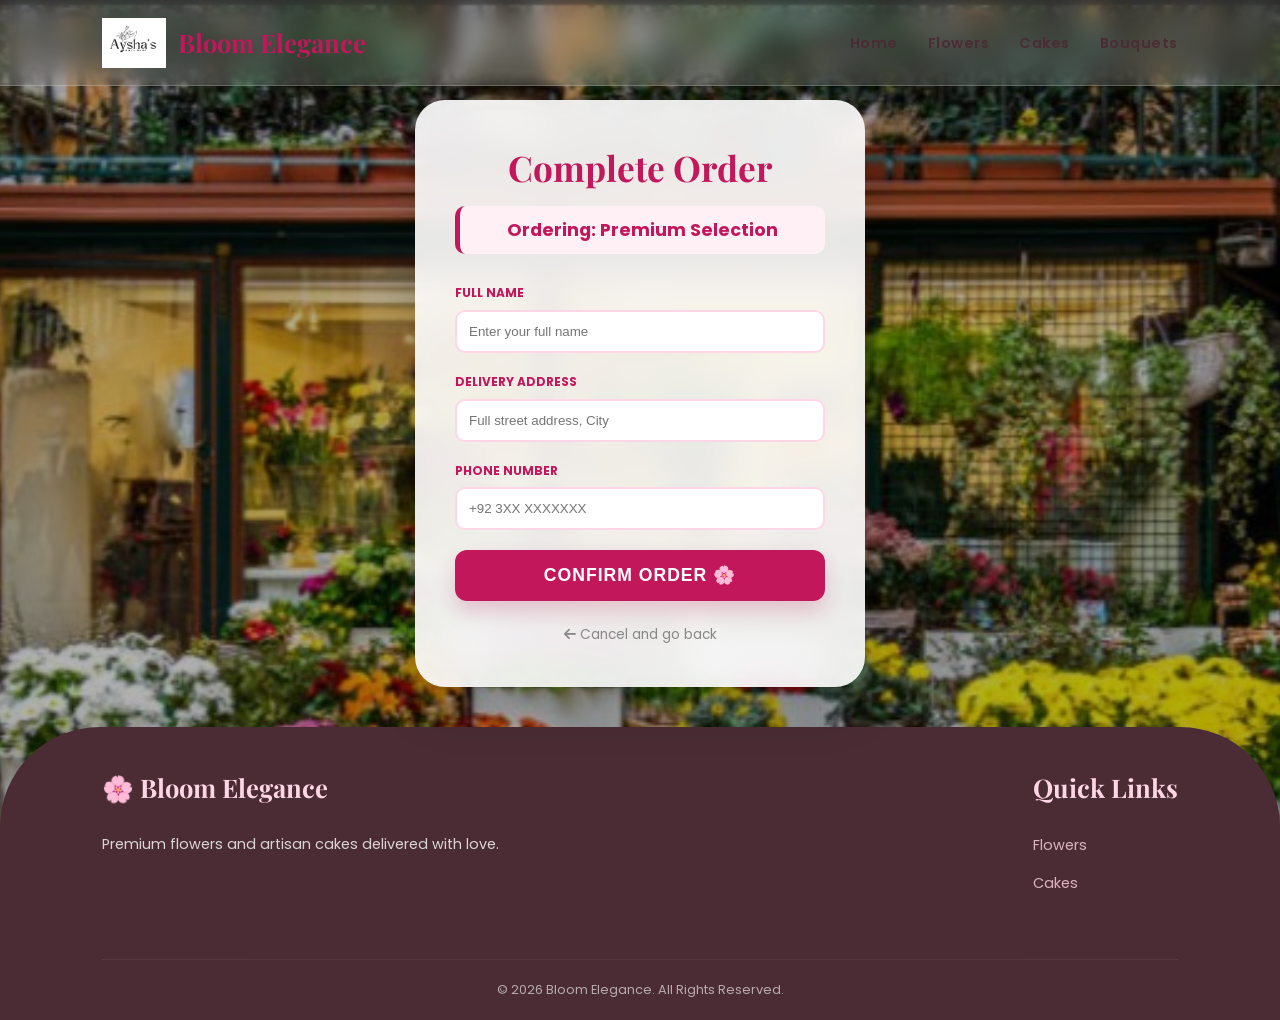
<file: order.html>
<!DOCTYPE html>
<html lang="en">
<head>
    <meta charset="UTF-8">
    <meta name="viewport" content="width=device-width, initial-scale=1.0">
    <title>Place Your Order | Bloom Elegance</title>
    <link rel="stylesheet" href="styles.css">
    <link rel="stylesheet" href="https://cdnjs.cloudflare.com/ajax/libs/font-awesome/6.0.0/css/all.min.css">
</head>
<body style="background: linear-gradient(rgba(0,0,0,0.3), rgba(0,0,0,0.3)), url('images/hero2.jpg') center/cover no-repeat; min-height: 100vh; display: flex; flex-direction: column;">

    <header>
        <nav class="navbar">
            <div class="logo-container">
                <a href="index.html" class="brand-logo">
                    <img src="images/logo.png" alt="Logo">
                    <span>Bloom Elegance</span>
                </a>
            </div>
            <ul class="nav-links">
                <li><a href="index.html">Home</a></li>
                <li><a href="flowers.html">Flowers</a></li>
                <li><a href="cakes.html">Cakes</a></li>
                <li><a href="bouquets.html">Bouquets</a></li>
            </ul>
        </nav>
    </header>

    <div style="flex: 1; display: flex; align-items: center; justify-content: center; padding: 100px 20px 40px;">
        <div class="form-box" style="margin: 0; backdrop-filter: blur(15px); background: rgba(255, 255, 255, 0.9); border-radius: 30px; padding: 40px; width: 100%; max-width: 450px; box-shadow: 0 20px 50px rgba(0,0,0,0.2); text-align: center;">
            
            <div style="margin-bottom: 25px;">
                <h2 style="color: #c2185b; font-family: 'Playfair Display', serif; font-size: 2.2rem; margin-bottom: 10px;">Complete Order</h2>
                <div style="background: #fff0f5; padding: 10px; border-radius: 10px; border-left: 5px solid #c2185b;">
                    <p id="itemShow" style="font-weight: 700; color: #c2185b; font-size: 1.1rem; margin: 0;"></p>
                </div>
            </div>

            <form onsubmit="placeOrder(event)">
                <div class="input-group" style="margin-bottom: 15px; text-align: left;">
                    <label style="font-size: 0.75rem; font-weight: 700; color: #c2185b; text-transform: uppercase;">Full Name</label>
                    <input type="text" placeholder="Enter your full name" required style="width: 100%; padding: 12px; border: 2px solid #ffd6e6; border-radius: 10px; margin-top: 5px; outline: none;">
                </div>

                <div class="input-group" style="margin-bottom: 15px; text-align: left;">
                    <label style="font-size: 0.75rem; font-weight: 700; color: #c2185b; text-transform: uppercase;">Delivery Address</label>
                    <input type="text" placeholder="Full street address, City" required style="width: 100%; padding: 12px; border: 2px solid #ffd6e6; border-radius: 10px; margin-top: 5px; outline: none;">
                </div>

                <div class="input-group" style="margin-bottom: 20px; text-align: left;">
                    <label style="font-size: 0.75rem; font-weight: 700; color: #c2185b; text-transform: uppercase;">Phone Number</label>
                    <input type="text" placeholder="+92 3XX XXXXXXX" required style="width: 100%; padding: 12px; border: 2px solid #ffd6e6; border-radius: 10px; margin-top: 5px; outline: none;">
                </div>

                <button type="submit" class="btn" style="width: 100%; padding: 15px; font-size: 1.1rem; font-weight: 700; letter-spacing: 1px; border-radius: 12px; box-shadow: 0 10px 20px rgba(194,24,91,0.2);">CONFIRM ORDER 🌸</button>
            </form>
            
            <div style="margin-top: 20px;">
                <a href="index.html" style="text-decoration: none; color: #888; font-size: 0.85rem;"><i class="fa fa-arrow-left"></i> Cancel and go back</a>
            </div>
        </div>
    </div>

    <footer style="background: #4b2c34; color: white; padding: 40px 8% 20px;">
        <div class="footer-content" style="display: flex; flex-wrap: wrap; justify-content: space-between; gap: 30px;">
            <div class="footer-section">
                <h3>🌸 Bloom Elegance</h3>
                <p style="font-size: 0.9rem; opacity: 0.8;">Premium flowers and artisan cakes delivered with love.</p>
            </div>
            <div class="footer-section">
                <h3>Quick Links</h3>
                <ul style="list-style: none; padding: 0; font-size: 0.9rem; opacity: 0.8; line-height: 1.8;">
                    <li><a href="flowers.html" style="color: white; text-decoration: none;">Flowers</a></li>
                    <li><a href="cakes.html" style="color: white; text-decoration: none;">Cakes</a></li>
                </ul>
            </div>
        </div>
        <div style="text-align: center; border-top: 1px solid rgba(255,255,255,0.1); margin-top: 20px; padding-top: 20px; font-size: 0.8rem; opacity: 0.6;">
            <p>© 2026 Bloom Elegance. All Rights Reserved.</p>
        </div>
    </footer>

    <script>
        const item = localStorage.getItem("selectedItem");
        document.getElementById("itemShow").innerText = "Ordering: " + (item || "Premium Selection");
    </script>
    <script src="script.js"></script>
</body>
</html>
</file>
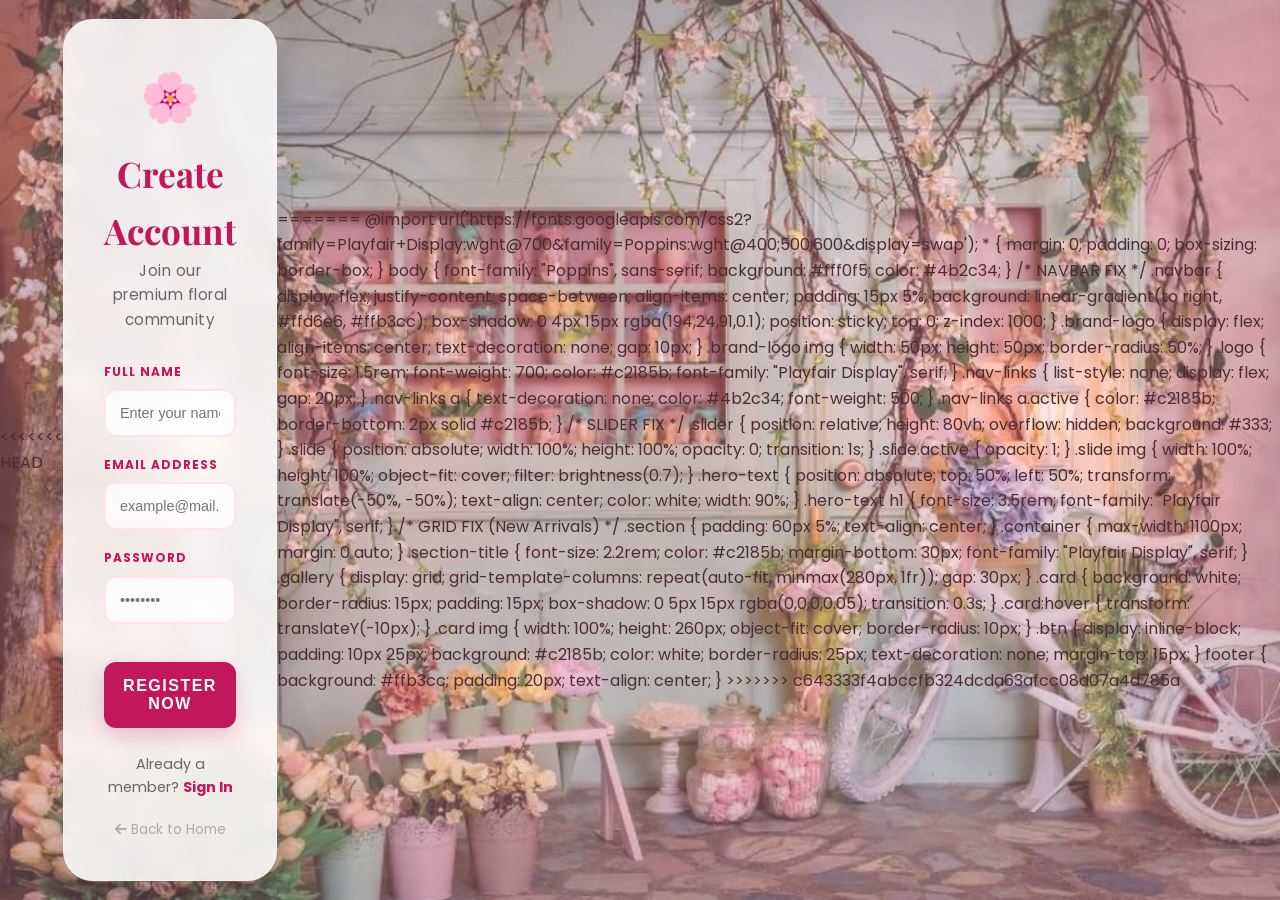
<file: register.html>
<<<<<<< HEAD
<!DOCTYPE html>
<html lang="en">
<head>
    <meta charset="UTF-8">
    <meta name="viewport" content="width=device-width, initial-scale=1.0">
    <title>Register | Bloom Elegance</title>
    <link rel="stylesheet" href="styles.css">
    <link rel="stylesheet" href="https://cdnjs.cloudflare.com/ajax/libs/font-awesome/6.0.0/css/all.min.css">
</head>
<body style="background: linear-gradient(rgba(255,179,204,0.3), rgba(255,179,204,0.3)), url('images/hero1.jpg') center/cover no-repeat; min-height: 100vh; display: flex; align-items: center; justify-content: center; font-family: 'Poppins', sans-serif;">

    <div class="form-box" style="margin: 0; backdrop-filter: blur(12px); background: rgba(255, 255, 255, 0.85); border-radius: 30px; padding: 40px; width: 100%; max-width: 420px; box-shadow: 0 20px 40px rgba(0,0,0,0.15); border: 1px solid rgba(255,255,255,0.3);">
        
        <div style="text-align: center; margin-bottom: 30px;">
            <div style="font-size: 3rem; margin-bottom: 10px;">🌸</div>
            <h2 style="color: #c2185b; font-family: 'Playfair Display', serif; font-size: 2.2rem; font-weight: 700;">Create Account</h2>
            <p style="font-size: 0.95rem; color: #666; letter-spacing: 0.5px;">Join our premium floral community</p>
        </div>

        <form id="regForm">
            <div class="input-group" style="margin-bottom: 18px;">
                <label style="font-size: 0.75rem; font-weight: 700; color: #c2185b; letter-spacing: 1px; text-transform: uppercase;">Full Name</label>
                <div style="position: relative;">
                    <input type="text" placeholder="Enter your name" required style="width: 100%; padding: 14px; border: 2px solid #ffe4ed; border-radius: 12px; margin-top: 8px; box-sizing: border-box; background: rgba(255,255,255,0.8); transition: 0.3s; font-size: 0.9rem;">
                </div>
            </div>

            <div class="input-group" style="margin-bottom: 18px;">
                <label style="font-size: 0.75rem; font-weight: 700; color: #c2185b; letter-spacing: 1px; text-transform: uppercase;">Email Address</label>
                <input type="email" placeholder="example@mail.com" required style="width: 100%; padding: 14px; border: 2px solid #ffe4ed; border-radius: 12px; margin-top: 8px; box-sizing: border-box; background: rgba(255,255,255,0.8); transition: 0.3s; font-size: 0.9rem;">
            </div>
            
            <div class="input-group" style="margin-bottom: 18px;">
                <label style="font-size: 0.75rem; font-weight: 700; color: #c2185b; letter-spacing: 1px; text-transform: uppercase;">Password</label>
                <input type="password" placeholder="••••••••" required style="width: 100%; padding: 14px; border: 2px solid #ffe4ed; border-radius: 12px; margin-top: 8px; box-sizing: border-box; background: rgba(255,255,255,0.8); transition: 0.3s; font-size: 0.9rem;">
            </div>

            <button type="submit" class="btn" style="width: 100%; margin-top: 20px; font-size: 1rem; letter-spacing: 1.5px; padding: 15px; background: #c2185b; color: white; border: none; border-radius: 12px; cursor: pointer; font-weight: 600; box-shadow: 0 10px 20px rgba(194, 24, 91, 0.2); transition: 0.4s;">
                REGISTER NOW
            </button>
        </form>

        <div style="text-align: center; margin-top: 25px; font-size: 0.9rem;">
            <span style="color: #666;">Already a member? </span>
            <a href="login.html" style="color: #c2185b; font-weight: 700; text-decoration: none; border-bottom: 1px solid transparent; transition: 0.3s;">Sign In</a>
        </div>
        
        <div style="text-align: center; margin-top: 20px;">
            <a href="index.html" style="text-decoration: none; font-size: 0.85rem; color: #aaa; transition: 0.3s;">
                <i class="fa-solid fa-arrow-left"></i> Back to Home
            </a>
        </div>
    </div>

    <script src="script.js"></script>
</body>
</html>
=======
@import url('https://fonts.googleapis.com/css2?family=Playfair+Display:wght@700&family=Poppins:wght@400;500;600&display=swap');

* { margin: 0; padding: 0; box-sizing: border-box; }

body {
    font-family: "Poppins", sans-serif;
    background: #fff0f5;
    color: #4b2c34;
}

/* NAVBAR FIX */
.navbar {
    display: flex;
    justify-content: space-between;
    align-items: center;
    padding: 15px 5%;
    background: linear-gradient(to right, #ffd6e6, #ffb3cc);
    box-shadow: 0 4px 15px rgba(194,24,91,0.1);
    position: sticky;
    top: 0; z-index: 1000;
}

.brand-logo { display: flex; align-items: center; text-decoration: none; gap: 10px; }
.brand-logo img { width: 50px; height: 50px; border-radius: 50%; }
.logo { font-size: 1.5rem; font-weight: 700; color: #c2185b; font-family: "Playfair Display", serif; }

.nav-links { list-style: none; display: flex; gap: 20px; }
.nav-links a { text-decoration: none; color: #4b2c34; font-weight: 500; }
.nav-links a.active { color: #c2185b; border-bottom: 2px solid #c2185b; }

/* SLIDER FIX */
.slider { position: relative; height: 80vh; overflow: hidden; background: #333; }
.slide { position: absolute; width: 100%; height: 100%; opacity: 0; transition: 1s; }
.slide.active { opacity: 1; }
.slide img { width: 100%; height: 100%; object-fit: cover; filter: brightness(0.7); }

.hero-text {
    position: absolute; top: 50%; left: 50%; transform: translate(-50%, -50%);
    text-align: center; color: white; width: 90%;
}
.hero-text h1 { font-size: 3.5rem; font-family: "Playfair Display", serif; }

/* GRID FIX (New Arrivals) */
.section { padding: 60px 5%; text-align: center; }
.container { max-width: 1100px; margin: 0 auto; }
.section-title { font-size: 2.2rem; color: #c2185b; margin-bottom: 30px; font-family: "Playfair Display", serif; }

.gallery {
    display: grid;
    grid-template-columns: repeat(auto-fit, minmax(280px, 1fr));
    gap: 30px;
}

.card {
    background: white; border-radius: 15px; padding: 15px;
    box-shadow: 0 5px 15px rgba(0,0,0,0.05); transition: 0.3s;
}
.card:hover { transform: translateY(-10px); }
.card img { width: 100%; height: 260px; object-fit: cover; border-radius: 10px; }

.btn {
    display: inline-block; padding: 10px 25px; background: #c2185b;
    color: white; border-radius: 25px; text-decoration: none; margin-top: 15px;
}

footer { background: #ffb3cc; padding: 20px; text-align: center; }
>>>>>>> c643333f4abccfb324dcda63afcc08d07a4d785a
</file>
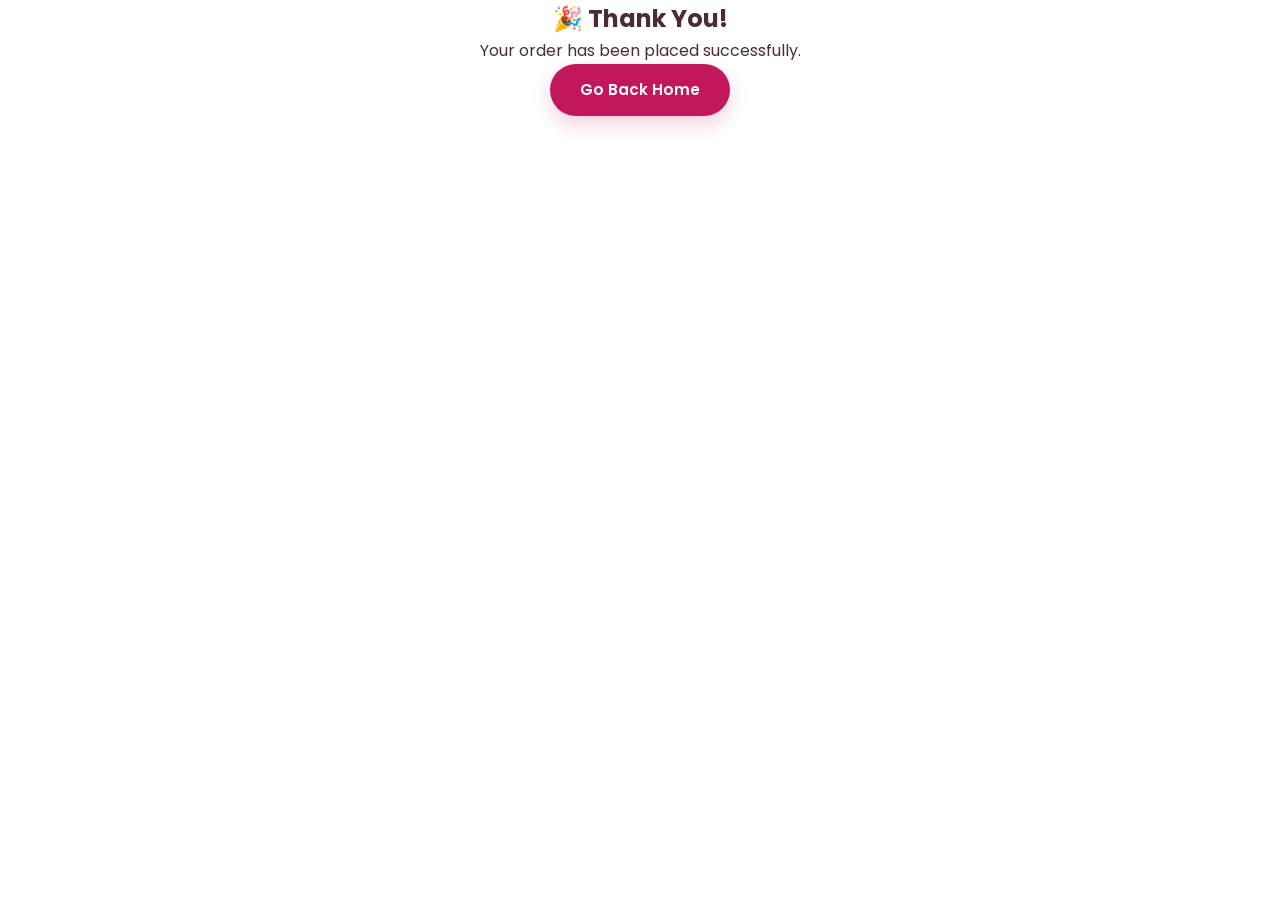
<file: thanks.html>
<!DOCTYPE html>
<html lang="en">
<head>
    <meta charset="UTF-8">
    <meta name="viewport" content="width=device-width, initial-scale=1.0">
    <title>Order Placed</title>
    <link rel="stylesheet" href="styles.css">
</head>
<body>

<div class="form-box" style="text-align:center;">
    <h2>🎉 Thank You!</h2>
    <p>Your order has been placed successfully.</p>
    <a class="btn" href="index.html">Go Back Home</a>
</div>

</body>
</html>
</file>
<file: styles.css>
@import url('https://fonts.googleapis.com/css2?family=Playfair+Display:wght@700&family=Poppins:wght@300;400;500;600&display=swap');

/* --- GENERAL RESET --- */
* { 
    margin: 0; 
    padding: 0; 
    box-sizing: border-box; 
}

body { 
    font-family: 'Poppins', sans-serif; 
    color: #4b2c34; 
    overflow-x: hidden; 
    line-height: 1.6;
}

/* --- NAVBAR & GLASSMORPHISM --- */
header {
    position: fixed;
    top: 0;
    width: 100%;
    z-index: 2000;
    background: rgba(255, 255, 255, 0.15);
    backdrop-filter: blur(12px);
    -webkit-backdrop-filter: blur(12px);
    border-bottom: 1px solid rgba(255, 255, 255, 0.2);
}

.navbar {
    display: flex;
    justify-content: space-between;
    align-items: center;
    padding: 0 8%;
    height: 85px;
}

.brand-logo {
    display: flex;
    align-items: center;
    gap: 12px;
    text-decoration: none;
}

.brand-logo img {
    height: 50px;
    width: auto;
}

.brand-logo span {
    font-family: 'Playfair Display', serif;
    font-size: 1.6rem;
    color: #c2185b;
    font-weight: 700;
}

.nav-links { 
    display: flex; 
    list-style: none; 
    gap: 30px; 
}

.nav-links a { 
    text-decoration: none; 
    color: #4b2c34; 
    font-weight: 600; 
    font-size: 0.9rem; 
    transition: 0.3s; 
    letter-spacing: 0.5px;
}

.nav-links a:hover, .nav-links a.active { 
    color: #c2185b; 
}

/* --- HERO SLIDER --- */
.hero-slider {
    position: relative;
    height: 100vh;
    width: 100%;
    overflow: hidden;
}

.slide { 
    position: absolute; 
    width: 100%; 
    height: 100%; 
    opacity: 0; 
    transition: 1.2s ease-in-out; 
}

.slide.active { opacity: 1; }

.slide img { 
    width: 100%; 
    height: 100%; 
    object-fit: cover; 
}

.hero-overlay {
    position: absolute;
    top: 0; left: 0; width: 100%; height: 100%;
    background: rgba(0,0,0,0.25);
    display: flex; flex-direction: column;
    justify-content: center; align-items: center;
    color: white; text-align: center;
    padding: 0 20px;
}

.hero-overlay h1 { 
    font-family: 'Playfair Display'; 
    font-size: clamp(2.5rem, 6vw, 4.5rem); 
    margin-bottom: 10px; 
    text-shadow: 2px 2px 15px rgba(0,0,0,0.3); 
}

/* --- SECTION STYLING (NO GAP) --- */
.section {
    padding: 90px 8%;
    width: 100%;
}

.bg-light { background-color: #fffafa; }
.bg-white { background-color: #ffffff; }

.section-title {
    text-align: center;
    font-family: 'Playfair Display';
    font-size: 2.8rem;
    color: #c2185b;
    margin-bottom: 50px;
}

/* --- CARDS & GALLERY --- */
.gallery {
    display: grid;
    grid-template-columns: repeat(auto-fit, minmax(280px, 1fr));
    gap: 35px;
    max-width: 1200px;
    margin: 0 auto;
}

.card {
    background: white;
    padding: 20px;
    border-radius: 25px;
    box-shadow: 0 15px 35px rgba(194, 24, 91, 0.05);
    text-align: center;
    transition: 0.4s ease;
    border: 1px solid #fef0f5;
}

.card:hover { 
    transform: translateY(-12px); 
    box-shadow: 0 20px 40px rgba(194, 24, 91, 0.1);
}

.card img { 
    width: 100%; 
    height: 300px; 
    object-fit: cover; 
    border-radius: 20px; 
}

.card h3 { 
    margin: 20px 0 8px; 
    font-family: 'Playfair Display'; 
    font-size: 1.4rem;
    color: #4b2c34;
}

.card p {
    color: #c2185b;
    font-weight: 700;
    margin-bottom: 15px;
}

/* --- BUTTONS --- */
.btn {
    background: #c2185b;
    color: white;
    padding: 14px 30px;
    border: none;
    border-radius: 50px;
    cursor: pointer;
    text-decoration: none;
    display: inline-block;
    transition: 0.3s;
    font-weight: 600;
    font-size: 0.95rem;
    box-shadow: 0 8px 20px rgba(194, 24, 91, 0.2);
}

.btn:hover { 
    background: #a3144d; 
    transform: scale(1.05); 
    box-shadow: 0 12px 25px rgba(194, 24, 91, 0.3);
}

/* --- UPDATED BRANDED FOOTER --- */
footer { 
    background: #c24778; 
    color: white; 
    padding: 80px 8% 30px; 
    border-radius: 100px 100px 0 0; 
    margin-top: 0;
}

.footer-content { 
    display: grid; 
    grid-template-columns: repeat(auto-fit, minmax(200px, 1fr)); 
    gap: 40px; 
    margin-bottom: 50px; 
}

.footer-section h3 {
    font-family: 'Playfair Display', serif;
    font-size: 1.6rem;
    margin-bottom: 25px;
    color: #ffd6e6; 
}

.footer-section p {
    font-size: 0.95rem;
    opacity: 0.9;
}

.footer-section ul { list-style: none; }
.footer-section ul li { margin-bottom: 12px; }

.footer-section ul li a {
    color: #ffd6e6 !important;
    text-decoration: none;
    transition: 0.3s;
}

.footer-section ul li a:hover {
    color: white !important;
    padding-left: 8px;
}

.instagram-btn { 
    background: white !important;
    color: #c2185b !important;
    padding: 12px 25px; 
    border-radius: 30px; 
    text-decoration: none;
    font-weight: 700;
    display: inline-block;
    transition: 0.4s;
}

.footer-bottom { 
    border-top: 1px solid rgba(255,255,255,0.2); 
    padding-top: 25px; 
    text-align: center; 
    font-size: 0.85rem; 
    opacity: 0.8; 
}

/* --- MOBILE RESPONSIVE --- */
@media (max-width: 768px) {
    .navbar { padding: 0 5%; }
    .nav-links { display: none; } /* Requires JS Toggle */
    .section-title { font-size: 2.2rem; }
    footer { border-radius: 50px 50px 0 0; padding: 60px 5% 20px; }
}
</file>
